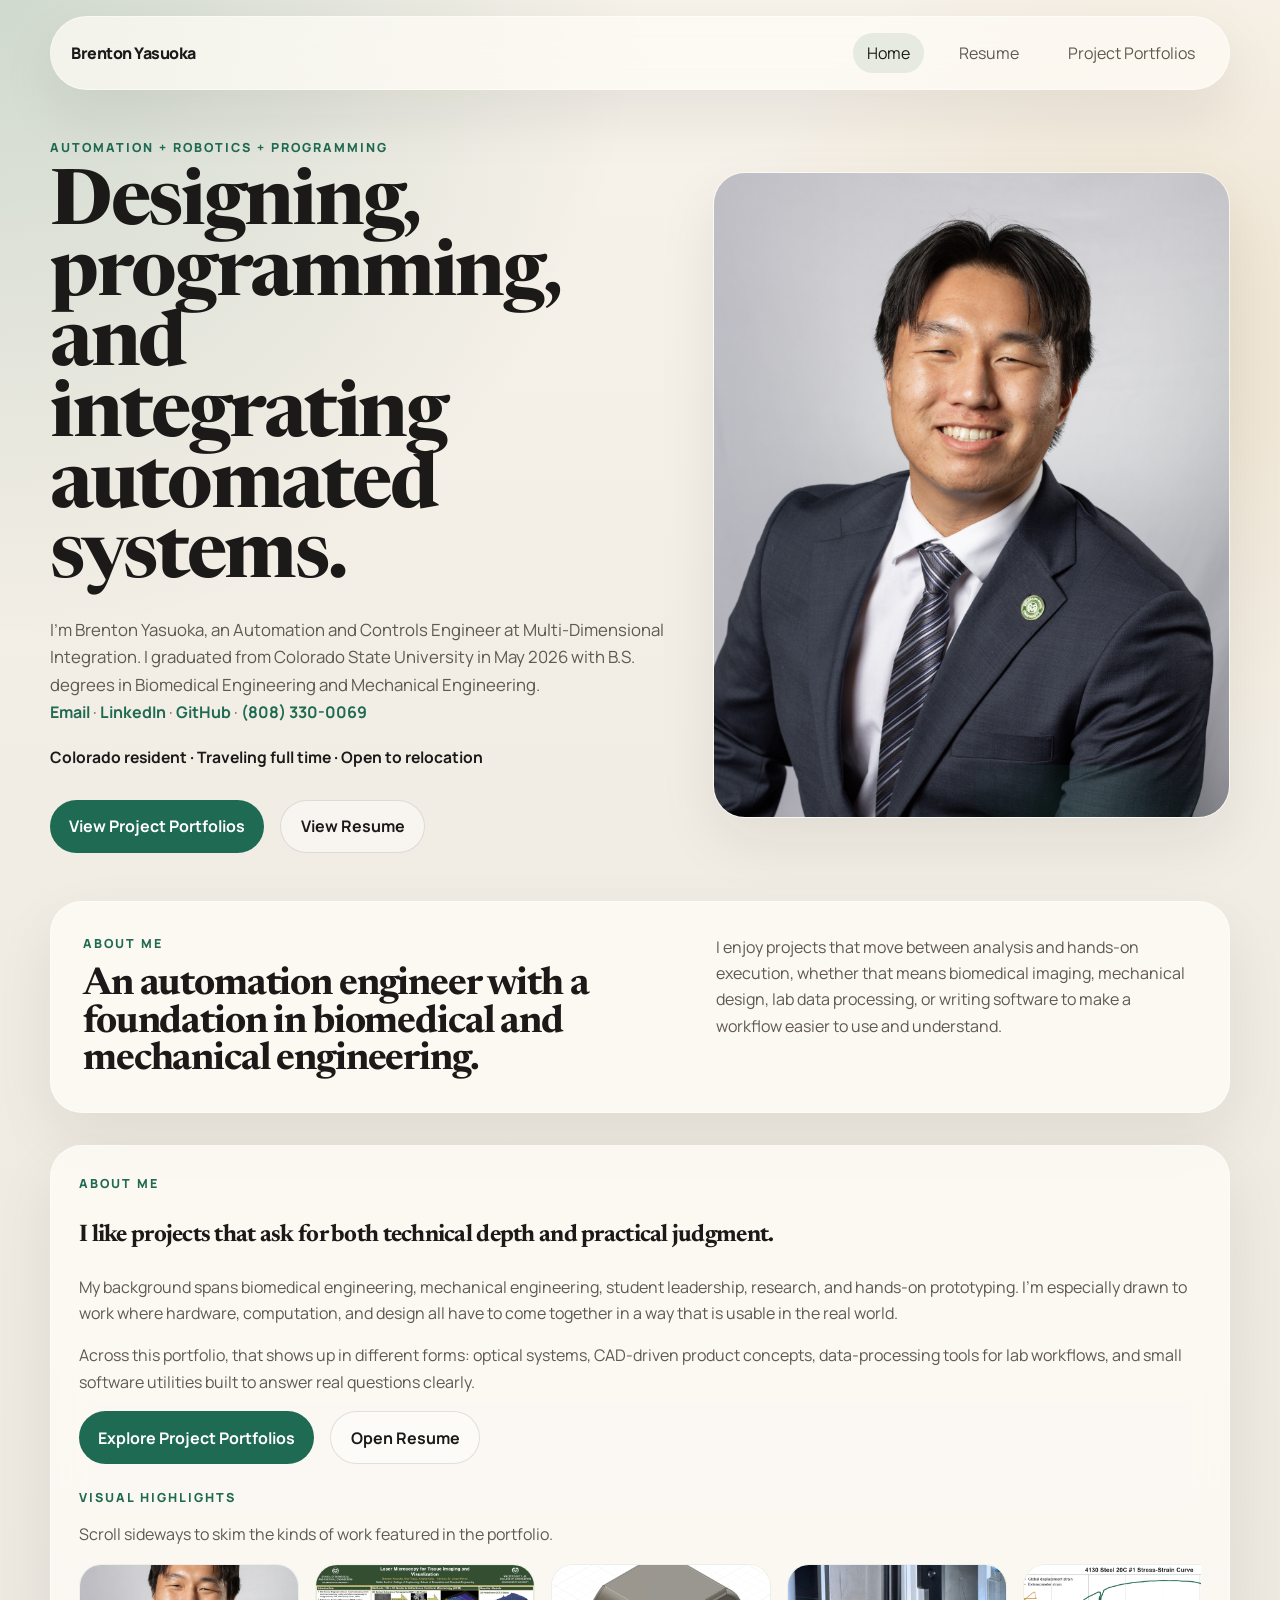
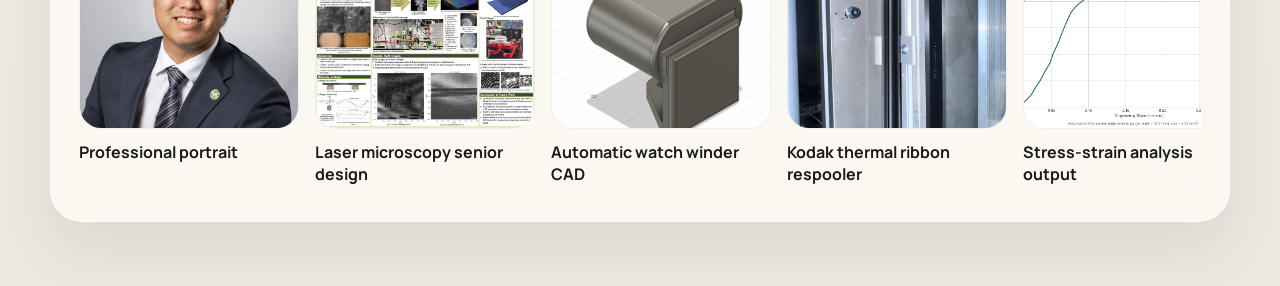
<file: index.html>
<!DOCTYPE html>
<html lang="en">
  <head>
    <meta charset="UTF-8" />
    <meta name="viewport" content="width=device-width, initial-scale=1.0" />
    <title>Brenton Yasuoka | Portfolio</title>
    <meta
      name="description"
      content="Brenton Yasuoka, Automation and Controls Engineer. Projects in automation, robotics, programming, and mechanical design."
    />
    <link rel="preconnect" href="https://fonts.googleapis.com" />
    <link rel="preconnect" href="https://fonts.gstatic.com" crossorigin />
    <link
      href="https://fonts.googleapis.com/css2?family=Manrope:wght@400;500;700;800&family=Newsreader:opsz,wght@6..72,400;6..72,600&display=swap"
      rel="stylesheet"
    />
    <link rel="stylesheet" href="styles.css" />
  </head>
  <body>
    <div class="site-shell">
      <header class="site-header">
        <a class="brand" href="index.html">Brenton Yasuoka</a>
        <button
          class="menu-toggle"
          type="button"
          aria-expanded="false"
          aria-controls="site-nav"
        >
          Menu
        </button>
        <nav id="site-nav" class="site-nav">
          <a class="is-active" href="index.html">Home</a>
          <a href="resume.html">Resume</a>
          <a href="projects.html">Project Portfolios</a>
        </nav>
      </header>

      <main>
        <section class="hero">
          <div class="hero-copy">
            <p class="eyebrow">Automation + Robotics + Programming</p>
            <h1>Designing, programming, and integrating automated systems.</h1>
            <p class="hero-text">
              I’m Brenton Yasuoka, an Automation and Controls Engineer at Multi-Dimensional Integration. I graduated from Colorado State University in May 2026
              with B.S. degrees in Biomedical Engineering and Mechanical Engineering.
            </p>
            <p><a class="inline-link" href="mailto:brenton.yasuoka@gmail.com">Email</a> · <a class="inline-link" href="https://www.linkedin.com/in/byasuoka/">LinkedIn</a> · <a class="inline-link" href="https://github.com/BYasuoka">GitHub</a> · <a class="inline-link" href="tel:+18083300069">(808) 330-0069</a></p><p class="hero-location">Colorado resident · Traveling full time · Open to relocation</p>
            <div class="hero-actions">
              <a class="button button-primary" href="projects.html">View Project Portfolios</a>
              <a class="button button-secondary" href="resume.html">View Resume</a>
            </div>
          </div>

          <div class="hero-visual">
            <div class="portrait-frame">
              <img
                src="assets/images/bmes_headshot.jpeg"
                alt="Professional headshot of Brenton Yasuoka"
              />
            </div>
          </div>
        </section>

        <section class="featured-band">
          <div>
            <p class="section-kicker">About Me</p>
            <h2>An automation engineer with a foundation in biomedical and mechanical engineering.</h2>
          </div>
          <p>
            I enjoy projects that move between analysis and hands-on execution, whether that means
            biomedical imaging, mechanical design, lab data processing, or writing software to make a
            workflow easier to use and understand.
          </p>
        </section>

        <section class="about-home panel">
          <div class="about-copy">
            <p class="section-kicker">About Me</p>
            <h2>I like projects that ask for both technical depth and practical judgment.</h2>
            <p>
              My background spans biomedical engineering, mechanical engineering, student leadership,
              research, and hands-on prototyping. I’m especially drawn to work where hardware,
              computation, and design all have to come together in a way that is usable in the real
              world.
            </p>
            <p>
              Across this portfolio, that shows up in different forms: optical systems, CAD-driven
              product concepts, data-processing tools for lab workflows, and small software utilities
              built to answer real questions clearly.
            </p>
            <div class="hero-actions">
              <a class="button button-primary" href="projects.html">Explore Project Portfolios</a>
              <a class="button button-secondary" href="resume.html">Open Resume</a>
            </div>
          </div>

          <div class="image-wheel-panel">
            <p class="section-kicker">Visual Highlights</p>
            <p class="image-wheel-copy">Scroll sideways to skim the kinds of work featured in the portfolio.</p>
            <div class="image-wheel" aria-label="Scrollable gallery of portfolio images">
              <figure class="wheel-card">
                <img
                  src="assets/images/bmes_headshot.jpeg"
                  alt="Professional headshot of Brenton Yasuoka"
                />
                <figcaption>Professional portrait</figcaption>
              </figure>
              <figure class="wheel-card">
                <a class="wheel-card-link" href="projects.html#laser-microscopy">
                  <img
                    src="assets/images/laser-microscopy-preview.jpg"
                    alt="Laser microscopy senior design poster thumbnail"
                  />
                  <figcaption>Laser microscopy senior design</figcaption>
                </a>
              </figure>
              <figure class="wheel-card">
                <a class="wheel-card-link" href="projects.html#watch-winder">
                  <img
                    src="project-files/watch-winder/watchWinderImage1.png"
                    alt="Automatic watch winder CAD render"
                  />
                  <figcaption>Automatic watch winder CAD</figcaption>
                </a>
              </figure>
              <figure class="wheel-card">
                <a class="wheel-card-link" href="projects.html#kodak-respooler">
                  <img
                    src="assets/images/kodak-respooler-hero.JPG"
                    alt="Kodak thermal ribbon respooler machine"
                  />
                  <figcaption>Kodak thermal ribbon respooler</figcaption>
                </a>
              </figure>
              <figure class="wheel-card">
                <a class="wheel-card-link" href="projects.html#labview-stress-strain">
                  <img
                    src="assets/images/4130-steel-20c-1-stress-strain.png"
                    alt="Generated 4130 steel stress strain graph"
                  />
                  <figcaption>Stress-strain analysis output</figcaption>
                </a>
              </figure>
              <figure class="wheel-card">
                <a class="wheel-card-link" href="projects.html#budget-scripts">
                  <img
                    src="project-files/budget-scripts/BudgetScriptThumbnail.png"
                    alt="Budget scripts project thumbnail"
                  />
                  <figcaption>Budgeting and tax tools</figcaption>
                </a>
              </figure>
              <figure class="wheel-card">
                <a class="wheel-card-link" href="projects.html#hulk-smash-can-crusher">
                  <img
                    src="assets/images/hulk-smash-preview.png"
                    alt="Hulk Smash can crusher project preview"
                  />
                  <figcaption>Hulk Smash can crusher</figcaption>
                </a>
              </figure>
              <figure class="wheel-card">
                <a class="wheel-card-link" href="projects.html#rc-boat">
                  <img
                    src="assets/images/rc-boat-preview.png"
                    alt="RC battle boat project preview"
                  />
                  <figcaption>RC battle boat</figcaption>
                </a>
              </figure>
            </div>
          </div>
        </section>
      </main>
    </div>

    <script src="script.js"></script>
  </body>
</html>
</file>
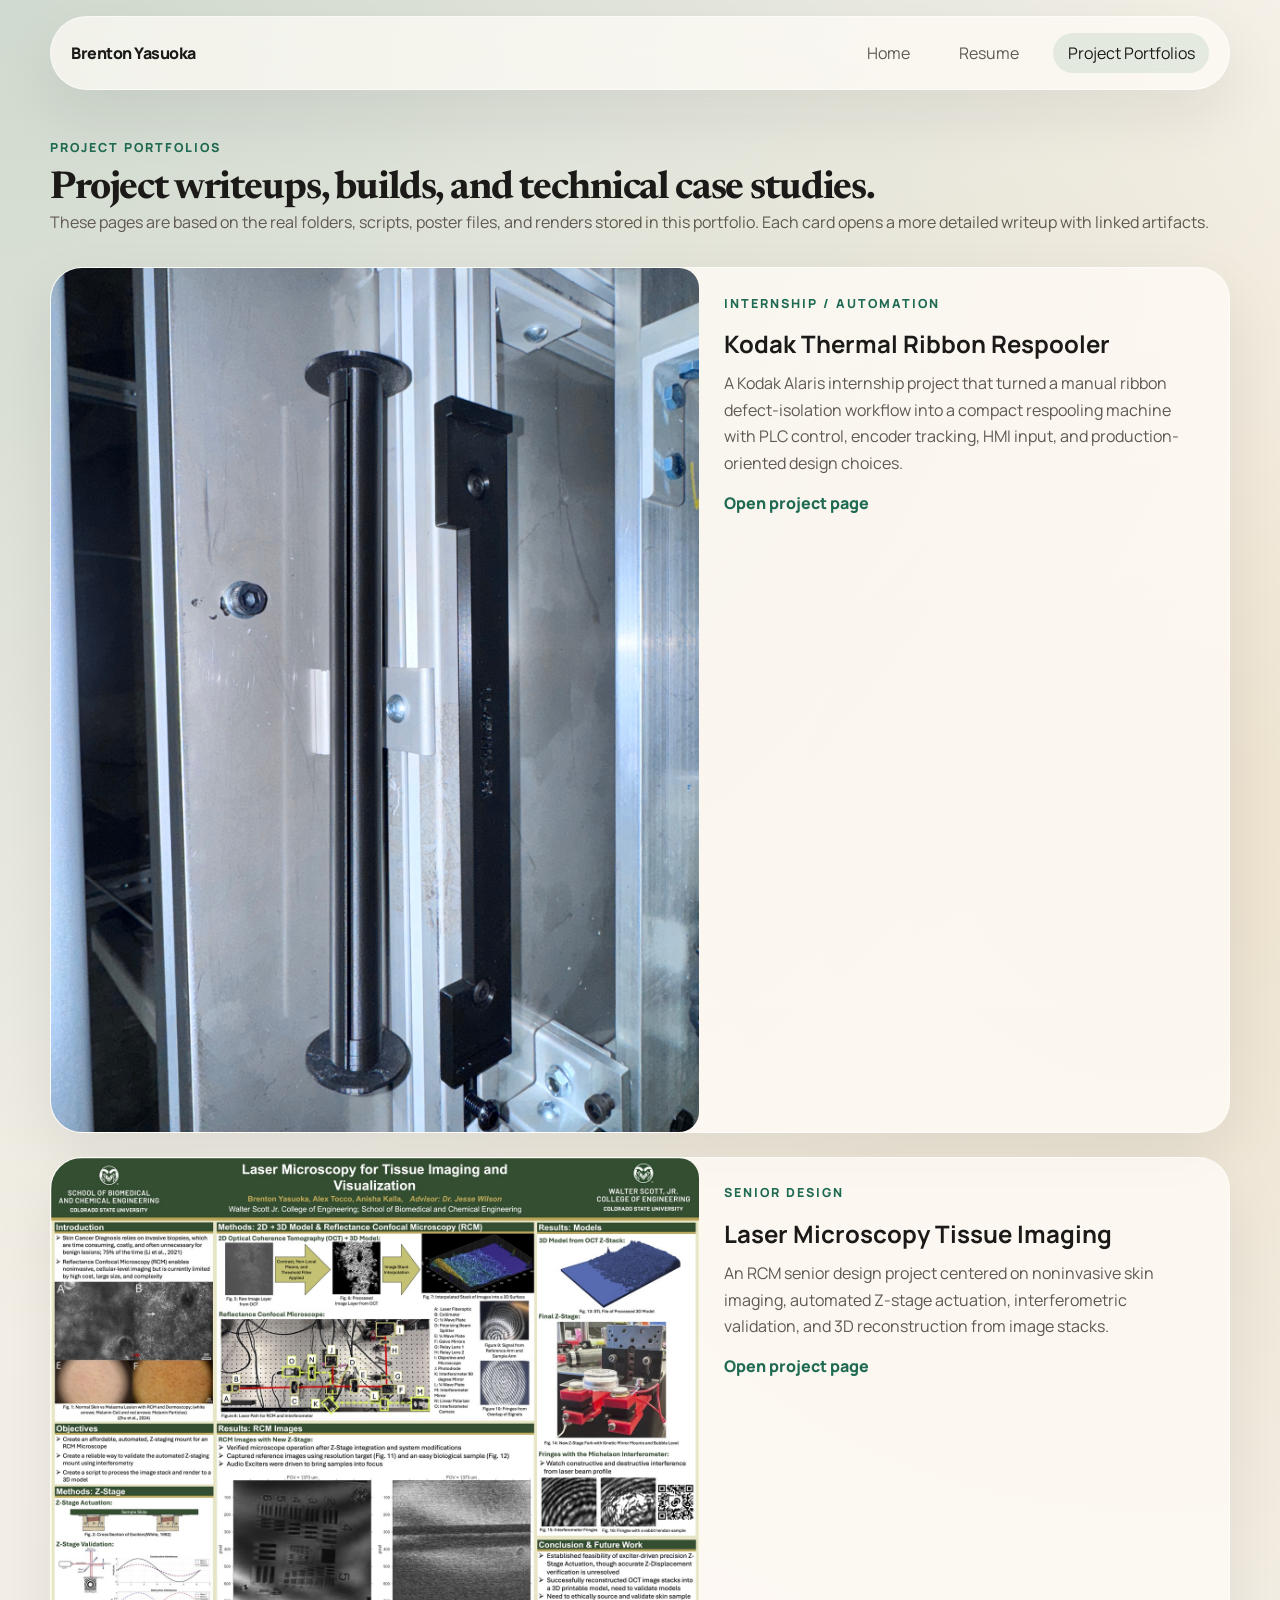
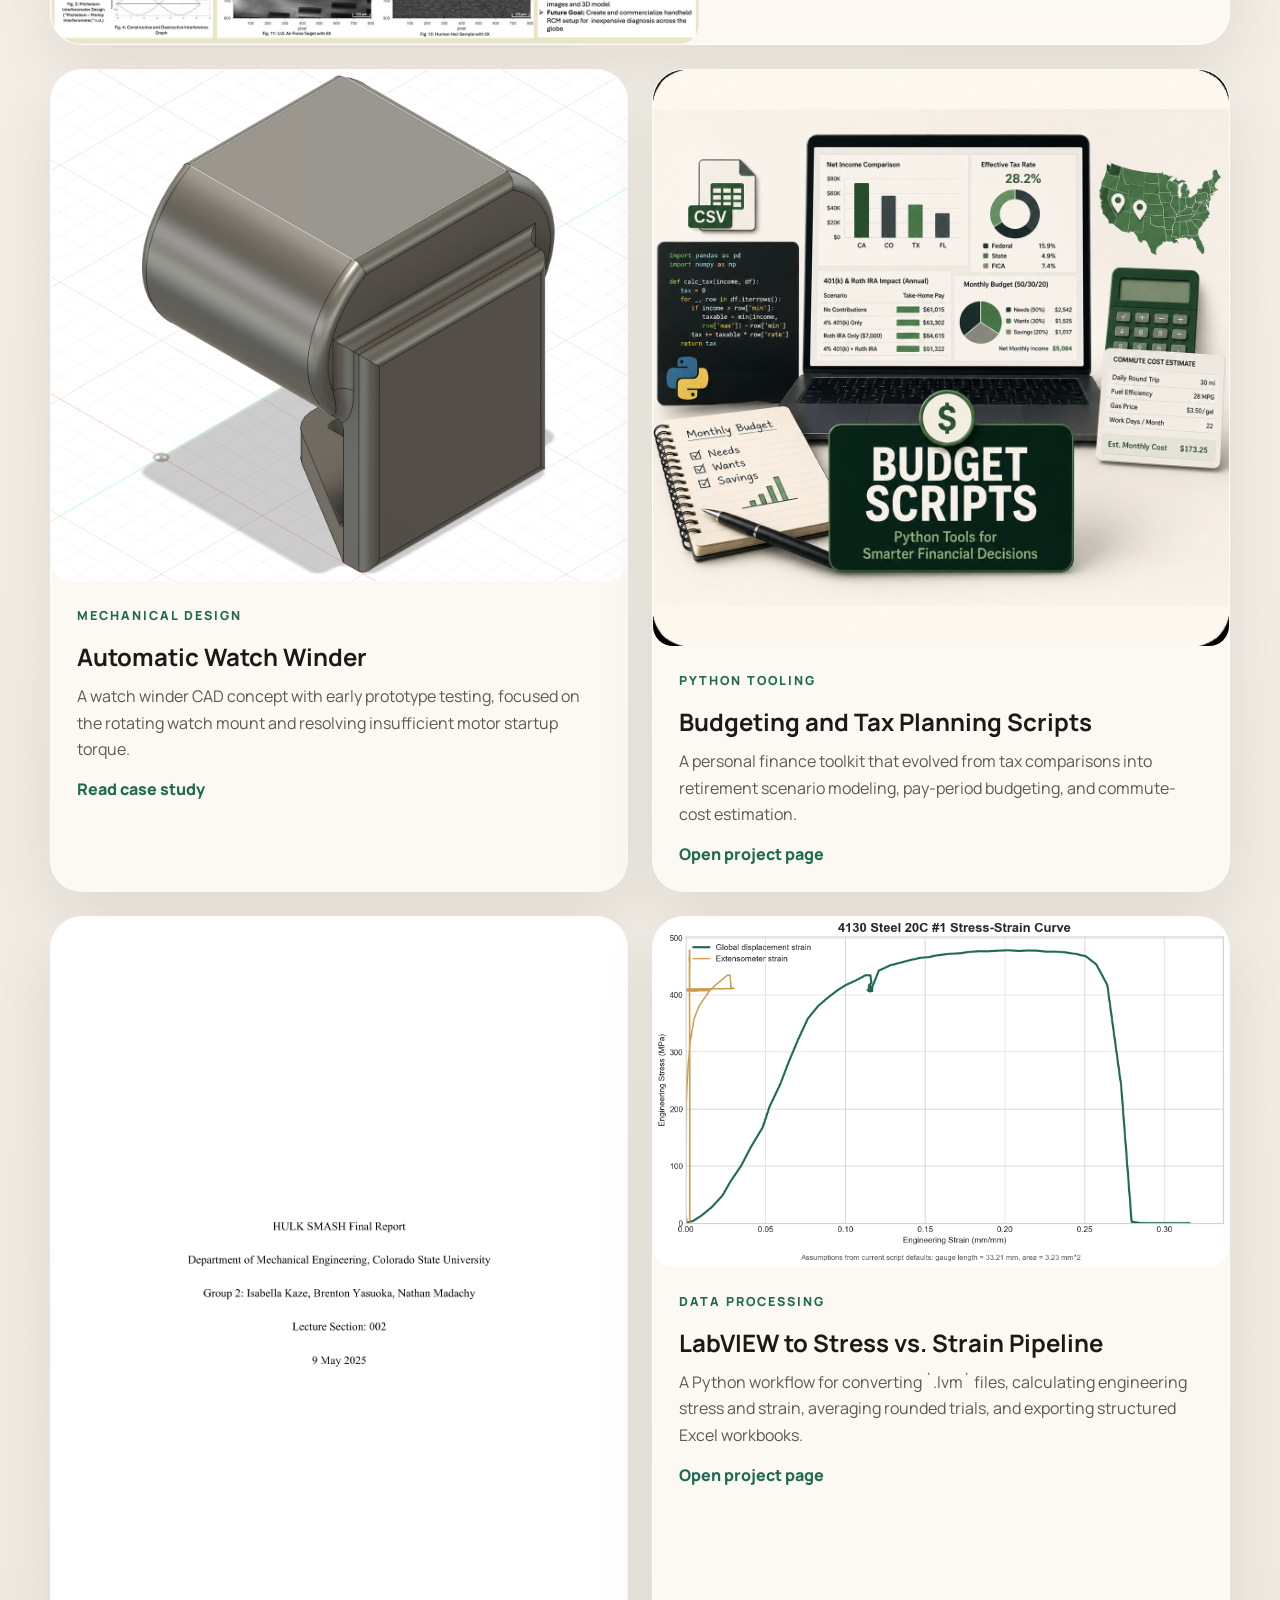
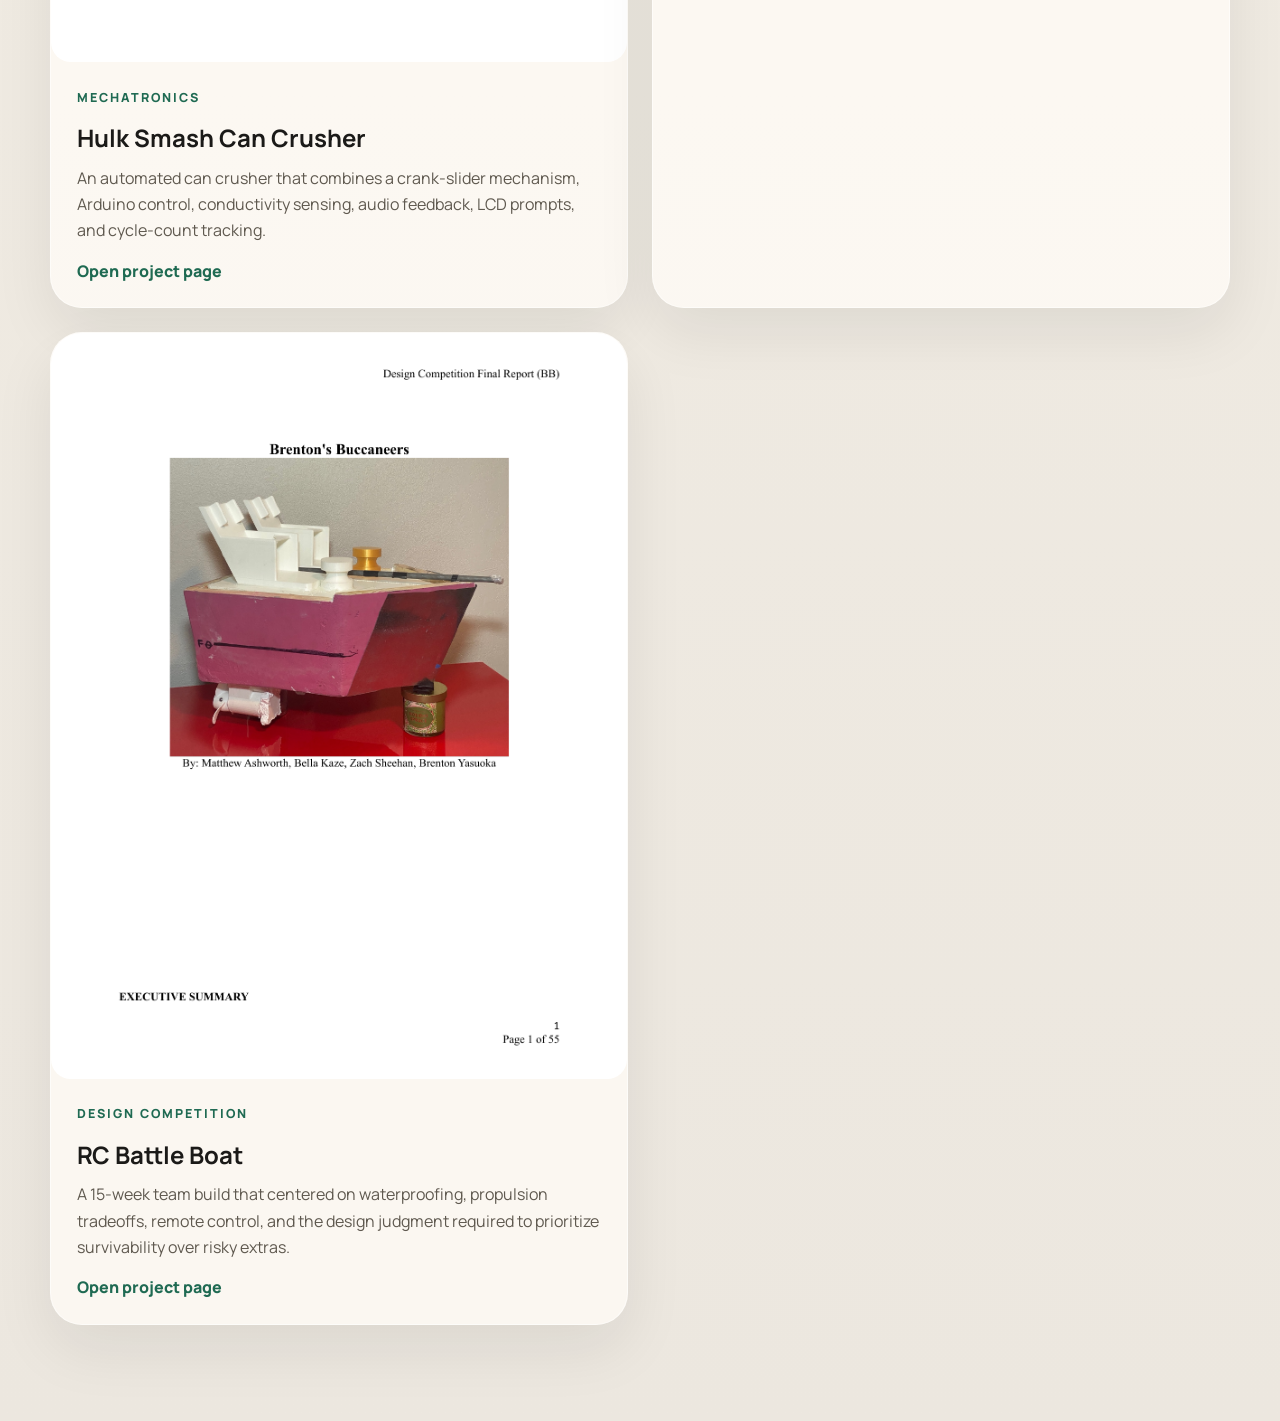
<file: projects.html>
<!DOCTYPE html>
<html lang="en">
  <head>
    <meta charset="UTF-8" />
    <meta name="viewport" content="width=device-width, initial-scale=1.0" />
    <title>Project Portfolios | Brenton Yasuoka</title>
    <meta
      name="description"
      content="Project portfolio page for Brenton Yasuoka featuring engineering, design, and research work."
    />
    <link rel="preconnect" href="https://fonts.googleapis.com" />
    <link rel="preconnect" href="https://fonts.gstatic.com" crossorigin />
    <link
      href="https://fonts.googleapis.com/css2?family=Manrope:wght@400;500;700;800&family=Newsreader:opsz,wght@6..72,400;6..72,600&display=swap"
      rel="stylesheet"
    />
    <link rel="stylesheet" href="styles.css" />
  </head>
  <body>
    <div class="site-shell">
      <header class="site-header">
        <a class="brand" href="index.html">Brenton Yasuoka</a>
        <button
          class="menu-toggle"
          type="button"
          aria-expanded="false"
          aria-controls="site-nav"
        >
          Menu
        </button>
        <nav id="site-nav" class="site-nav">
          <a href="index.html">Home</a>
          <a href="resume.html">Resume</a>
          <a class="is-active" href="projects.html">Project Portfolios</a>
        </nav>
      </header>

      <main class="content-page">
        <section class="page-intro">
          <p class="eyebrow">Project Portfolios</p>
          <h1>Project writeups, builds, and technical case studies.</h1>
          <p>
            These pages are based on the real folders, scripts, poster files, and renders stored in
            this portfolio. Each card opens a more detailed writeup with linked artifacts.
          </p>
        </section>

        <section class="project-grid">
          <article id="kodak-respooler" class="project-card project-card-large">
            <div class="project-media">
              <img
                src="assets/images/kodak-respooler-hero.JPG"
                alt="Kodak thermal ribbon respooler machine"
              />
            </div>
            <div class="project-body">
              <p class="project-tag">Internship / Automation</p>
              <h3>Kodak Thermal Ribbon Respooler</h3>
              <p>
                A Kodak Alaris internship project that turned a manual ribbon defect-isolation workflow
                into a compact respooling machine with PLC control, encoder tracking, HMI input, and
                production-oriented design choices.
              </p>
              <a href="projects/kodak-respooler.html" class="text-link">Open project page</a>
            </div>
          </article>

          <article id="laser-microscopy" class="project-card project-card-large">
            <div class="project-media">
              <img
                src="assets/images/laser-microscopy-preview.jpg"
                alt="Laser microscopy project poster thumbnail"
              />
            </div>
            <div class="project-body">
              <p class="project-tag">Senior Design</p>
              <h3>Laser Microscopy Tissue Imaging</h3>
              <p>
                An RCM senior design project centered on noninvasive skin imaging, automated Z-stage
                actuation, interferometric validation, and 3D reconstruction from image stacks.
              </p>
              <a href="projects/laser-microscopy.html" class="text-link">Open project page</a>
            </div>
          </article>

          <article id="watch-winder" class="project-card">
            <div class="project-media">
              <img
                src="project-files/watch-winder/watchWinderImage1.png"
                alt="Automatic watch winder CAD render"
              />
            </div>
            <div class="project-body">
              <p class="project-tag">Mechanical Design</p>
              <h3>Automatic Watch Winder</h3>
              <p>
                A watch winder CAD concept with early prototype testing, focused on
                the rotating watch mount and resolving insufficient motor startup torque.
              </p>
              <a href="projects/watch-winder.html" class="text-link">Read case study</a>
            </div>
          </article>

          <article id="budget-scripts" class="project-card">
            <div class="project-media">
              <img
                src="project-files/budget-scripts/BudgetScriptThumbnail.png"
                alt="Budgeting and tax planning scripts project thumbnail"
              />
            </div>
            <div class="project-body">
              <p class="project-tag">Python Tooling</p>
              <h3>Budgeting and Tax Planning Scripts</h3>
              <p>
                A personal finance toolkit that evolved from tax comparisons into retirement scenario
                modeling, pay-period budgeting, and commute-cost estimation.
              </p>
              <a href="projects/budget-scripts.html" class="text-link">Open project page</a>
            </div>
          </article>

          <article id="hulk-smash-can-crusher" class="project-card">
            <div class="project-media">
              <img
                src="assets/images/hulk-smash-preview.png"
                alt="Hulk Smash can crusher report preview"
              />
            </div>
            <div class="project-body">
              <p class="project-tag">Mechatronics</p>
              <h3>Hulk Smash Can Crusher</h3>
              <p>
                An automated can crusher that combines a crank-slider mechanism, Arduino control,
                conductivity sensing, audio feedback, LCD prompts, and cycle-count tracking.
              </p>
              <a href="projects/hulk-smash-can-crusher.html" class="text-link">Open project page</a>
            </div>
          </article>

          <article id="labview-stress-strain" class="project-card">
            <div class="project-media">
              <img
                src="assets/images/4130-steel-20c-1-stress-strain.png"
                alt="Generated 4130 steel stress strain graph"
              />
            </div>
            <div class="project-body">
              <p class="project-tag">Data Processing</p>
              <h3>LabVIEW to Stress vs. Strain Pipeline</h3>
              <p>
                A Python workflow for converting `.lvm` files, calculating engineering stress and
                strain, averaging rounded trials, and exporting structured Excel workbooks.
              </p>
              <a href="projects/labview-stress-strain.html" class="text-link">Open project page</a>
            </div>
          </article>

          <article id="rc-boat" class="project-card">
            <div class="project-media">
              <img
                src="assets/images/rc-boat-preview.png"
                alt="RC battle boat report preview"
              />
            </div>
            <div class="project-body">
              <p class="project-tag">Design Competition</p>
              <h3>RC Battle Boat</h3>
              <p>
                A 15-week team build that centered on waterproofing, propulsion tradeoffs, remote
                control, and the design judgment required to prioritize survivability over risky extras.
              </p>
              <a href="projects/rc-boat.html" class="text-link">Open project page</a>
            </div>
          </article>
        </section>
      </main>
    </div>

    <script src="script.js"></script>
  </body>
</html>
</file>
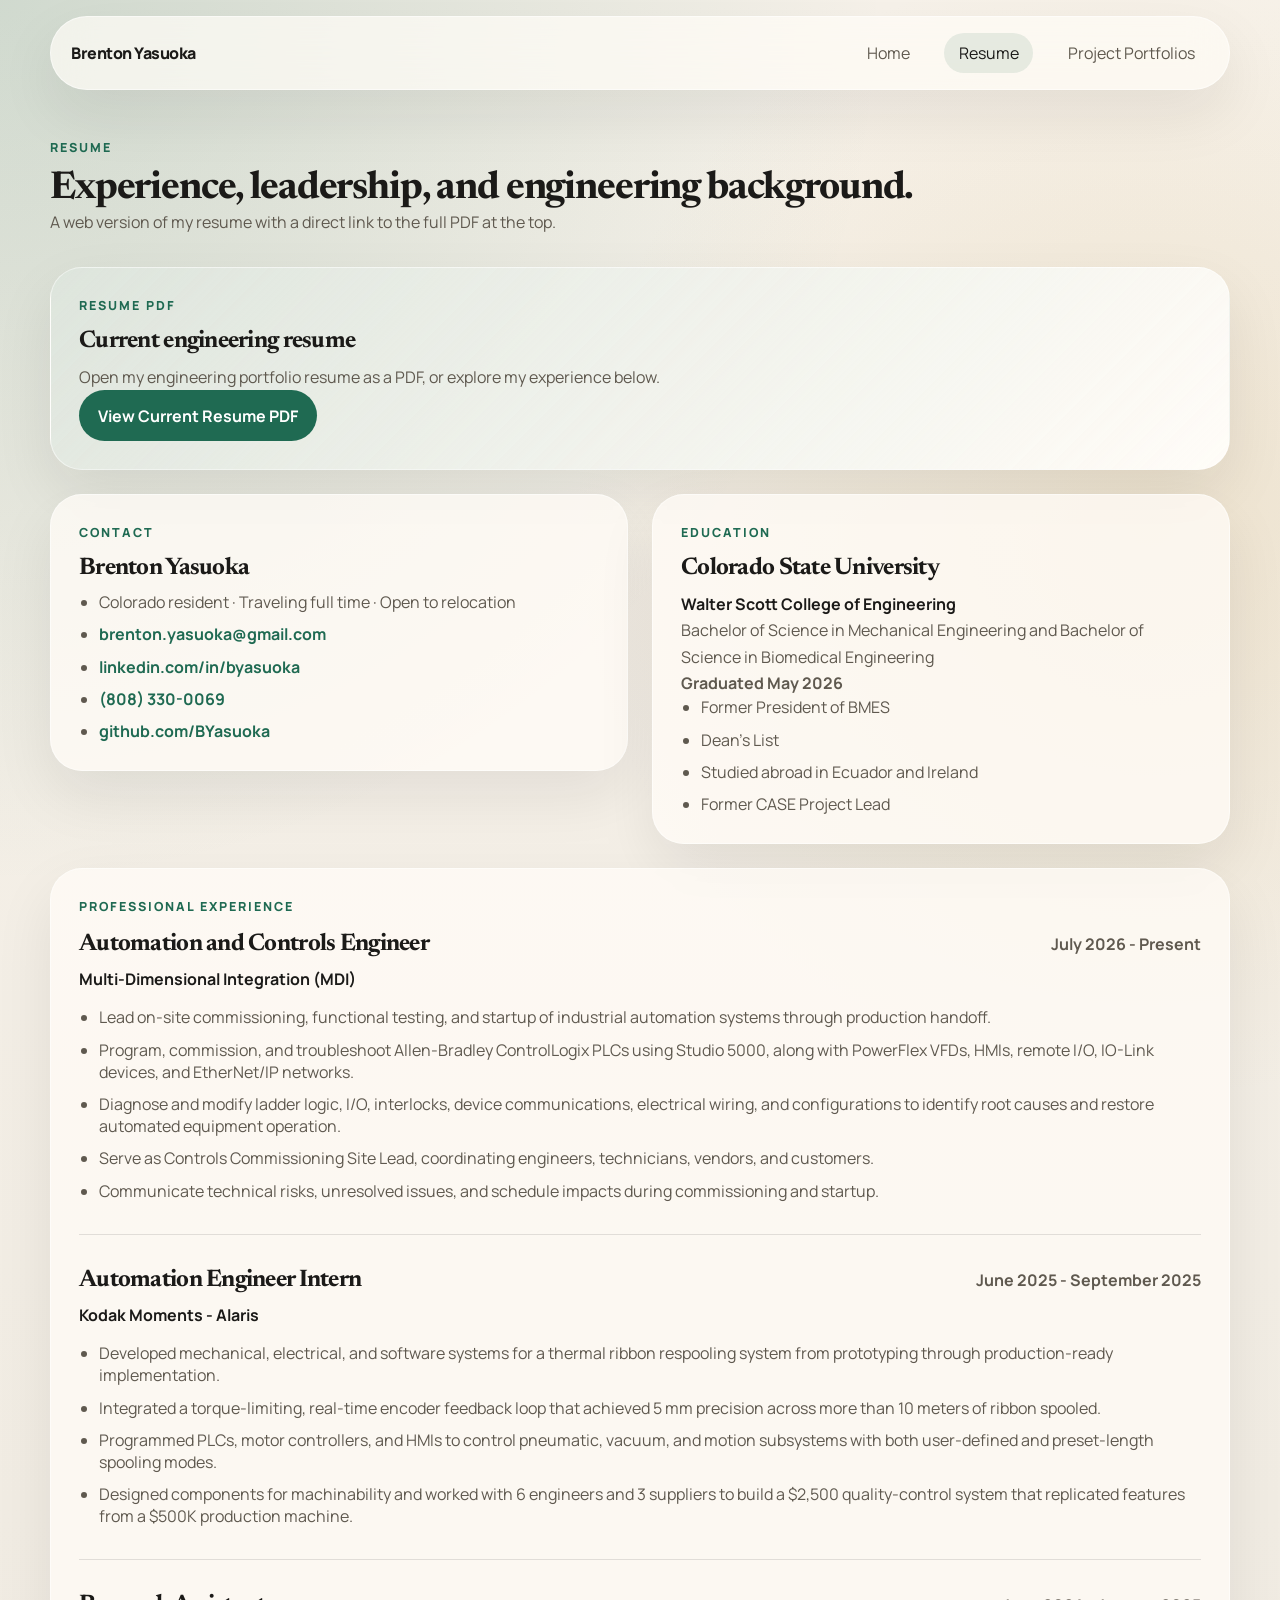
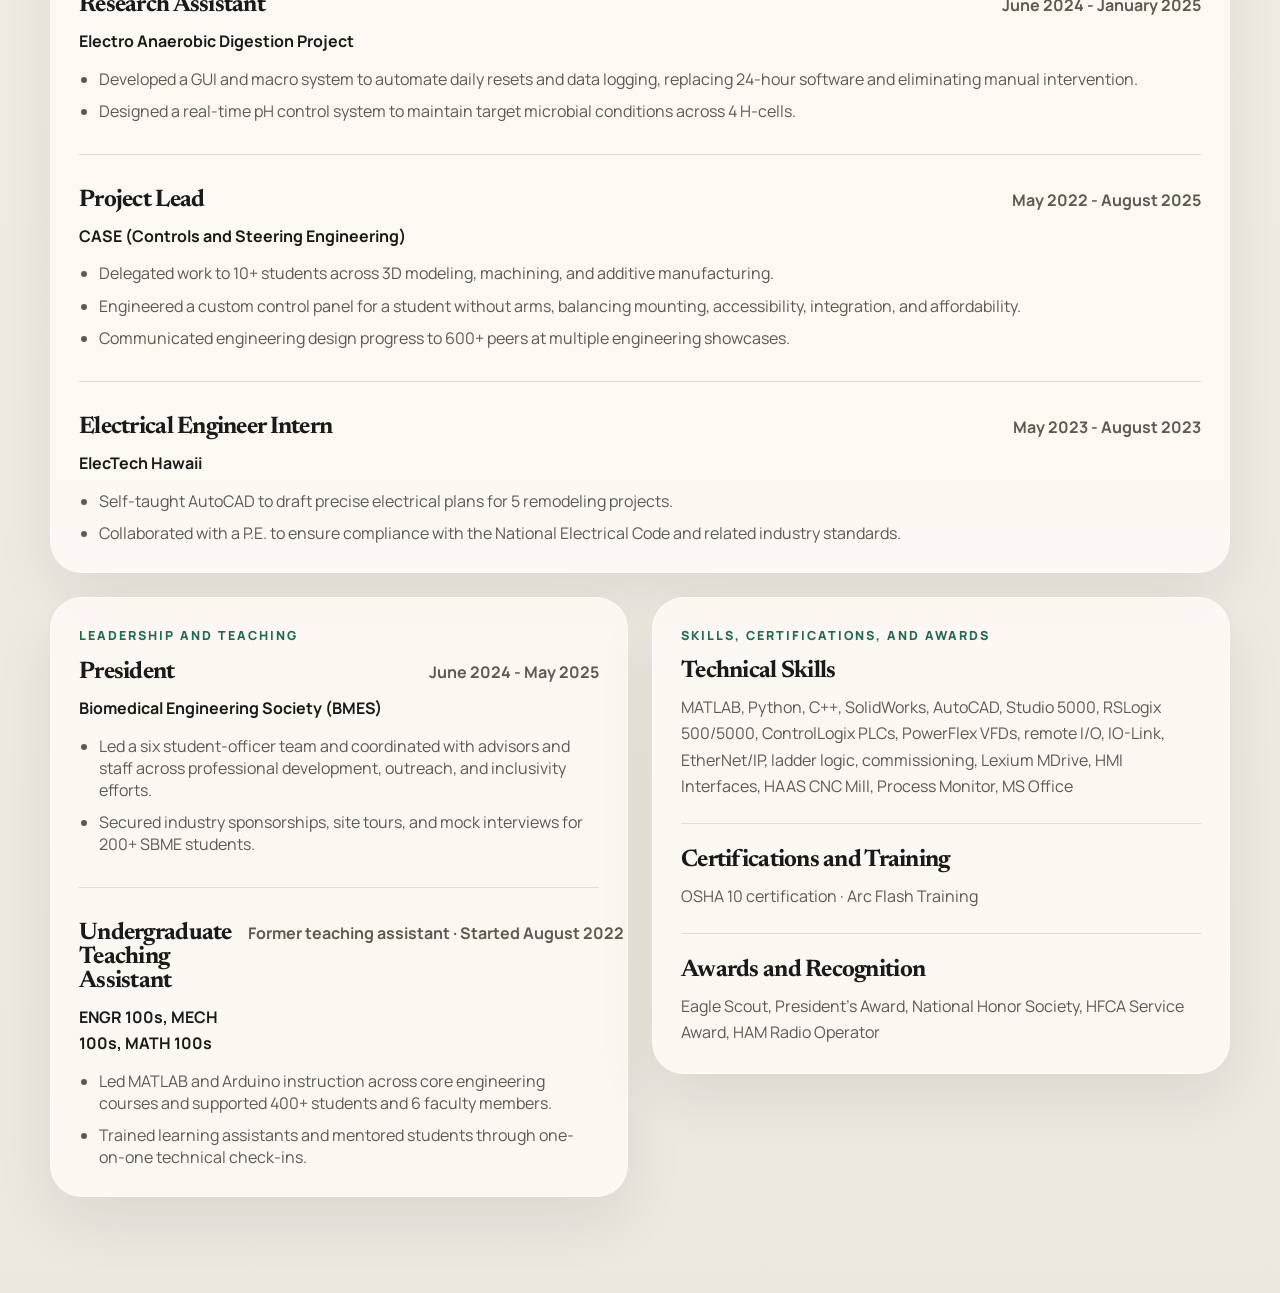
<file: resume.html>
<!DOCTYPE html>
<html lang="en">
  <head>
    <meta charset="UTF-8" />
    <meta name="viewport" content="width=device-width, initial-scale=1.0" />
    <title>Resume | Brenton Yasuoka</title>
    <link rel="preconnect" href="https://fonts.googleapis.com" />
    <link rel="preconnect" href="https://fonts.gstatic.com" crossorigin />
    <link
      href="https://fonts.googleapis.com/css2?family=Manrope:wght@400;500;700;800&family=Newsreader:opsz,wght@6..72,400;6..72,600&display=swap"
      rel="stylesheet"
    />
    <link rel="stylesheet" href="styles.css" />
  </head>
  <body>
    <div class="site-shell">
      <header class="site-header">
        <a class="brand" href="index.html">Brenton Yasuoka</a>
        <button
          class="menu-toggle"
          type="button"
          aria-expanded="false"
          aria-controls="site-nav"
        >
          Menu
        </button>
        <nav id="site-nav" class="site-nav">
          <a href="index.html">Home</a>
          <a class="is-active" href="resume.html">Resume</a>
          <a href="projects.html">Project Portfolios</a>
        </nav>
      </header>

      <main class="content-page">
        <section class="page-intro">
          <p class="eyebrow">Resume</p>
          <h1>Experience, leadership, and engineering background.</h1>
          <p>
            A web version of my resume with a direct link to the full PDF at the top.
          </p>
        </section>

        <section class="resume-top">
          <div class="panel accent-panel resume-download">
            <p class="section-kicker">Resume PDF</p>
            <h2>Current engineering resume</h2>
            <p>
              Open my engineering portfolio resume as a PDF, or explore my experience below.
            </p>
            <a
              class="button button-primary"
              href="assets/docs/Yasuoka_Resume_2026.pdf"
              target="_blank"
              rel="noreferrer"
            >
              View Current Resume PDF
            </a>
          </div>
        </section>

        <section class="resume-layout">
          <div class="panel">
            <p class="section-kicker">Contact</p>
            <h2>Brenton Yasuoka</h2>
            <ul class="clean-list resume-list">
              <li>Colorado resident · Traveling full time · Open to relocation</li>
              <li>
                <a class="inline-link" href="mailto:brenton.yasuoka@gmail.com">brenton.yasuoka@gmail.com</a>
              </li>
              <li>
                <a
                  class="inline-link"
                  href="https://www.linkedin.com/in/byasuoka/"
                  target="_blank"
                  rel="noreferrer"
                >
                  linkedin.com/in/byasuoka
                </a>
              </li>
              <li><a class="inline-link" href="tel:+18083300069">(808) 330-0069</a></li><li><a class="inline-link" href="https://github.com/BYasuoka">github.com/BYasuoka</a></li>
            </ul>
          </div>

          <div class="panel">
            <p class="section-kicker">Education</p>
            <h2>Colorado State University</h2>
            <p class="resume-subhead">Walter Scott College of Engineering</p>
            <p>
              Bachelor of Science in Mechanical Engineering and Bachelor of Science in Biomedical
              Engineering
            </p>
            <p class="resume-date">Graduated May 2026</p>
            <ul class="clean-list resume-list">
              <li>Former President of BMES</li>
              <li>Dean’s List</li>
              <li>Studied abroad in Ecuador and Ireland</li>
              <li>Former CASE Project Lead</li>
            </ul>
          </div>
        </section>

        <section class="resume-section">
          <div class="panel full-width-panel">
            <p class="section-kicker">Professional Experience</p>
            <div class="resume-entry">
              <div class="resume-entry-header">
                <div>
                  <h2>Automation and Controls Engineer</h2>
                  <p class="resume-subhead">Multi-Dimensional Integration (MDI)</p>
                </div>
                <p class="resume-date">July 2026 - Present</p>
              </div>
              <ul class="clean-list resume-list">
                <li>Lead on-site commissioning, functional testing, and startup of industrial automation systems through production handoff.</li>
                <li>Program, commission, and troubleshoot Allen-Bradley ControlLogix PLCs using Studio 5000, along with PowerFlex VFDs, HMIs, remote I/O, IO-Link devices, and EtherNet/IP networks.</li>
                <li>Diagnose and modify ladder logic, I/O, interlocks, device communications, electrical wiring, and configurations to identify root causes and restore automated equipment operation.</li>
                <li>Serve as Controls Commissioning Site Lead, coordinating engineers, technicians, vendors, and customers.</li>
                <li>Communicate technical risks, unresolved issues, and schedule impacts during commissioning and startup.</li>
              </ul>
            </div>

            <div class="resume-entry">
              <div class="resume-entry-header">
                <div>
                  <h2>Automation Engineer Intern</h2>
                  <p class="resume-subhead">Kodak Moments - Alaris</p>
                </div>
                <p class="resume-date">June 2025 - September 2025</p>
              </div>
              <ul class="clean-list resume-list">
                <li>Developed mechanical, electrical, and software systems for a thermal ribbon respooling system from prototyping through production-ready implementation.</li>
                <li>Integrated a torque-limiting, real-time encoder feedback loop that achieved 5 mm precision across more than 10 meters of ribbon spooled.</li>
                <li>Programmed PLCs, motor controllers, and HMIs to control pneumatic, vacuum, and motion subsystems with both user-defined and preset-length spooling modes.</li>
                <li>Designed components for machinability and worked with 6 engineers and 3 suppliers to build a $2,500 quality-control system that replicated features from a $500K production machine.</li>
              </ul>
            </div>

            <div class="resume-entry">
              <div class="resume-entry-header">
                <div>
                  <h2>Research Assistant</h2>
                  <p class="resume-subhead">Electro Anaerobic Digestion Project</p>
                </div>
                <p class="resume-date">June 2024 - January 2025</p>
              </div>
              <ul class="clean-list resume-list">
                <li>Developed a GUI and macro system to automate daily resets and data logging, replacing 24-hour software and eliminating manual intervention.</li>
                <li>Designed a real-time pH control system to maintain target microbial conditions across 4 H-cells.</li>
              </ul>
            </div>

            <div class="resume-entry">
              <div class="resume-entry-header">
                <div>
                  <h2>Project Lead</h2>
                  <p class="resume-subhead">CASE (Controls and Steering Engineering)</p>
                </div>
                <p class="resume-date">May 2022 - August 2025</p>
              </div>
              <ul class="clean-list resume-list">
                <li>Delegated work to 10+ students across 3D modeling, machining, and additive manufacturing.</li>
                <li>Engineered a custom control panel for a student without arms, balancing mounting, accessibility, integration, and affordability.</li>
                <li>Communicated engineering design progress to 600+ peers at multiple engineering showcases.</li>
              </ul>
            </div>

            <div class="resume-entry">
              <div class="resume-entry-header">
                <div>
                  <h2>Electrical Engineer Intern</h2>
                  <p class="resume-subhead">ElecTech Hawaii</p>
                </div>
                <p class="resume-date">May 2023 - August 2023</p>
              </div>
              <ul class="clean-list resume-list">
                <li>Self-taught AutoCAD to draft precise electrical plans for 5 remodeling projects.</li>
                <li>Collaborated with a P.E. to ensure compliance with the National Electrical Code and related industry standards.</li>
              </ul>
            </div>
          </div>
        </section>

        <section class="resume-layout">
          <div class="panel">
            <p class="section-kicker">Leadership and Teaching</p>

            <div class="resume-entry compact-entry">
              <div class="resume-entry-header">
                <div>
                  <h2>President</h2>
                  <p class="resume-subhead">Biomedical Engineering Society (BMES)</p>
                </div>
                <p class="resume-date">June 2024 - May 2025</p>
              </div>
              <ul class="clean-list resume-list">
                <li>Led a six student-officer team and coordinated with advisors and staff across professional development, outreach, and inclusivity efforts.</li>
                <li>Secured industry sponsorships, site tours, and mock interviews for 200+ SBME students.</li>
              </ul>
            </div>

            <div class="resume-entry compact-entry">
              <div class="resume-entry-header">
                <div>
                  <h2>Undergraduate Teaching Assistant</h2>
                  <p class="resume-subhead">ENGR 100s, MECH 100s, MATH 100s</p>
                </div>
                <p class="resume-date">Former teaching assistant · Started August 2022</p>
              </div>
              <ul class="clean-list resume-list">
                <li>Led MATLAB and Arduino instruction across core engineering courses and supported 400+ students and 6 faculty members.</li>
                <li>Trained learning assistants and mentored students through one-on-one technical check-ins.</li>
              </ul>
            </div>
          </div>

          <div class="panel">
            <p class="section-kicker">Skills, Certifications, and Awards</p>
            <div class="skills-group">
              <h2>Technical Skills</h2>
              <p>
                MATLAB, Python, C++, SolidWorks, AutoCAD, Studio 5000, RSLogix 500/5000, ControlLogix PLCs,
                PowerFlex VFDs, remote I/O, IO-Link, EtherNet/IP, ladder logic, commissioning,
                Lexium MDrive, HMI Interfaces, HAAS CNC Mill, Process Monitor, MS Office
              </p>
            </div>
            <div class="skills-group">
              <h2>Certifications and Training</h2><p>OSHA 10 certification · Arc Flash Training</p></div><div class="skills-group"><h2>Awards and Recognition</h2>
              <p>
                Eagle Scout, President’s Award, National Honor Society, HFCA Service Award, HAM
                Radio Operator
              </p>
            </div>
          </div>
        </section>
      </main>
    </div>

    <script src="script.js"></script>
  </body>
</html>
</file>
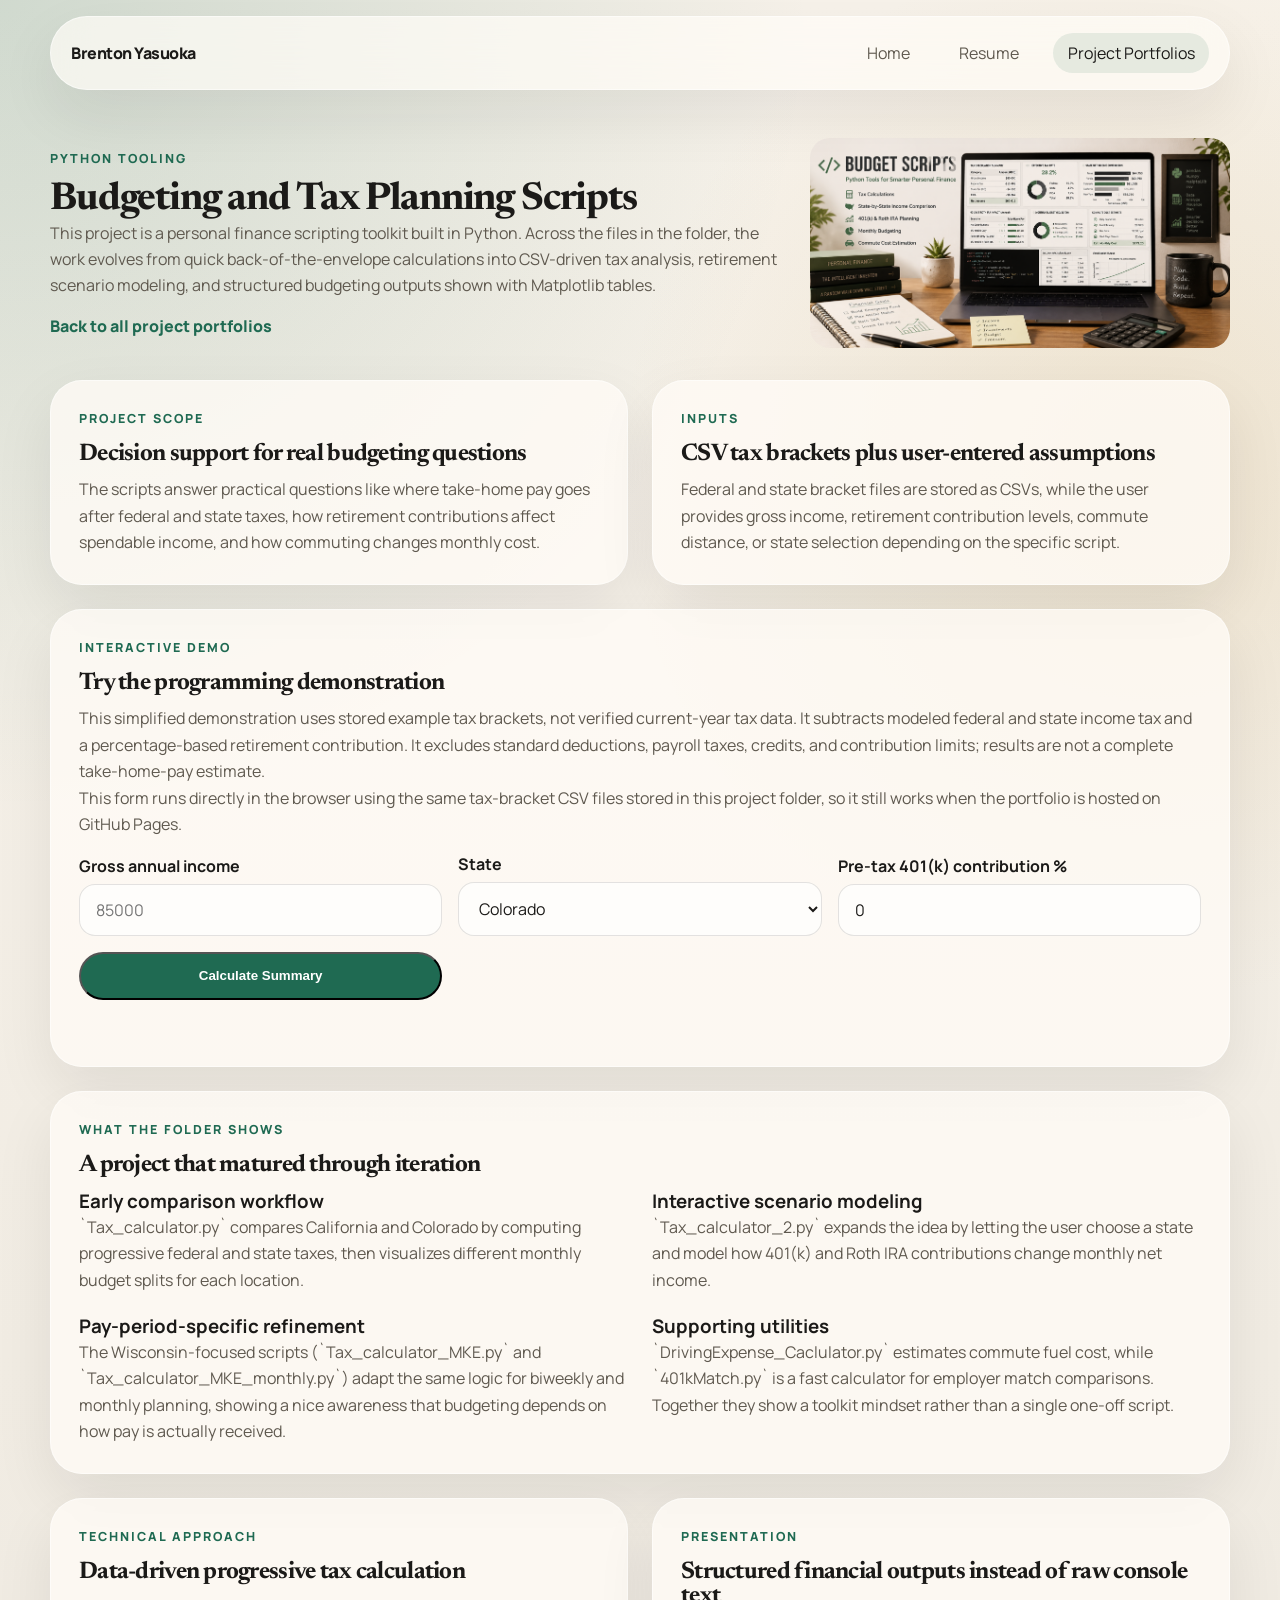
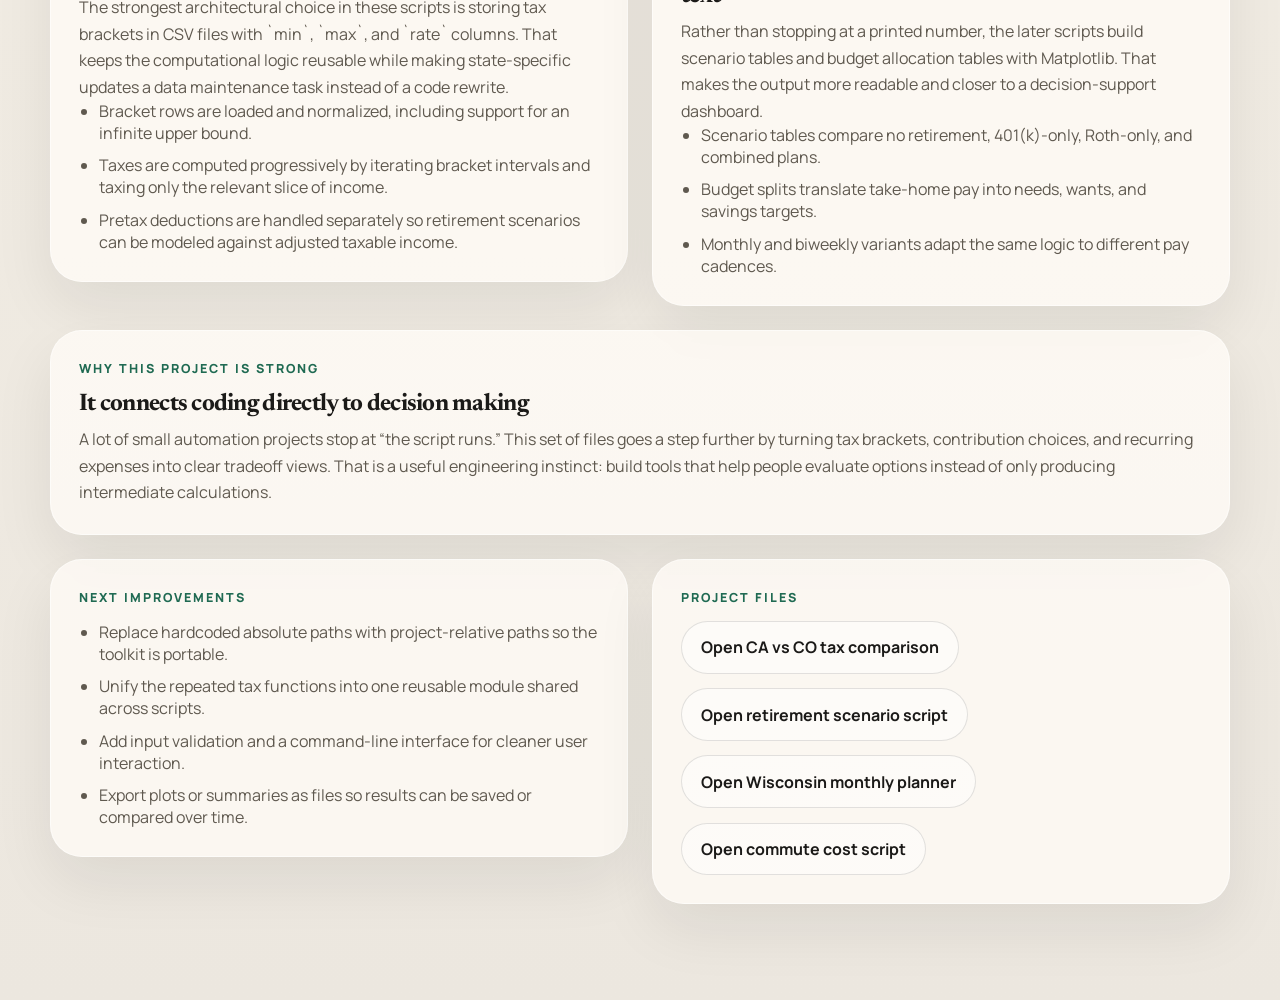
<file: projects/budget-scripts.html>
<!DOCTYPE html>
<html lang="en">
  <head>
    <meta charset="UTF-8" />
    <meta name="viewport" content="width=device-width, initial-scale=1.0" />
    <title>Budgeting and Tax Planning Scripts | Brenton Yasuoka</title>
    <link rel="preconnect" href="https://fonts.googleapis.com" />
    <link rel="preconnect" href="https://fonts.gstatic.com" crossorigin />
    <link
      href="https://fonts.googleapis.com/css2?family=Manrope:wght@400;500;700;800&family=Newsreader:opsz,wght@6..72,400;6..72,600&display=swap"
      rel="stylesheet"
    />
    <link rel="stylesheet" href="../styles.css" />
  </head>
  <body>
    <div class="site-shell">
      <header class="site-header">
        <a class="brand" href="../index.html">Brenton Yasuoka</a>
        <button
          class="menu-toggle"
          type="button"
          aria-expanded="false"
          aria-controls="site-nav"
        >
          Menu
        </button>
        <nav id="site-nav" class="site-nav">
          <a href="../index.html">Home</a>
          <a href="../resume.html">Resume</a>
          <a class="is-active" href="../projects.html">Project Portfolios</a>
        </nav>
      </header>

      <main class="content-page">
        <section class="page-intro project-hero">
          <div>
            <p class="eyebrow">Python Tooling</p>
            <h1>Budgeting and Tax Planning Scripts</h1>
            <p>
              This project is a personal finance scripting toolkit built in Python. Across the files in
              the folder, the work evolves from quick back-of-the-envelope calculations into
              CSV-driven tax analysis, retirement scenario modeling, and structured budgeting outputs
              shown with Matplotlib tables.
            </p>
            <a class="text-link" href="../projects.html">Back to all project portfolios</a>
          </div>
          <img
            class="project-hero-image"
            src="../project-files/budget-scripts/BudgetScriptPageHeader.png"
            alt="Budgeting and tax planning scripts header graphic"
          />
        </section>

        <section class="project-meta-grid">
          <div class="panel">
            <p class="section-kicker">Project Scope</p>
            <h2>Decision support for real budgeting questions</h2>
            <p>
              The scripts answer practical questions like where take-home pay goes after federal and
              state taxes, how retirement contributions affect spendable income, and how commuting
              changes monthly cost.
            </p>
          </div>
          <div class="panel">
            <p class="section-kicker">Inputs</p>
            <h2>CSV tax brackets plus user-entered assumptions</h2>
            <p>
              Federal and state bracket files are stored as CSVs, while the user provides gross income,
              retirement contribution levels, commute distance, or state selection depending on the
              specific script.
            </p>
          </div>
        </section>

        <section class="panel full-width-panel">
          <p class="section-kicker">Interactive Demo</p>
          <h2>Try the programming demonstration</h2><p>This simplified demonstration uses stored example tax brackets, not verified current-year tax data. It subtracts modeled federal and state income tax and a percentage-based retirement contribution. It excludes standard deductions, payroll taxes, credits, and contribution limits; results are not a complete take-home-pay estimate.</p>
          <p>
            This form runs directly in the browser using the same tax-bracket CSV files stored in this
            project folder, so it still works when the portfolio is hosted on GitHub Pages.
          </p>
          <form class="budget-form" data-budget-form data-tax-dir="../project-files/budget-scripts">
            <label class="field">
              <span>Gross annual income</span>
              <input type="number" name="gross_income" min="0" step="1" placeholder="85000" required />
            </label>
            <label class="field">
              <span>State</span>
              <select name="state_code" required>
                <option value="CO">Colorado</option>
                <option value="CA">California</option>
                <option value="WI">Wisconsin</option>
                <option value="PA">Pennsylvania</option>
                <option value="WA">Washington</option>
              </select>
            </label>
            <label class="field">
              <span>Pre-tax 401(k) contribution %</span>
              <input type="number" name="pretax_401k_percent" min="0" max="100" step="0.5" value="0" />
            </label>
            <button class="button button-primary" type="submit">Calculate Summary</button>
          </form>

          <p class="form-status" data-budget-status role="status" aria-live="polite"></p>

          <div class="budget-results" data-budget-results hidden>
            <div class="result-card">
              <span>State</span>
              <strong data-result="state_name"></strong>
            </div>
            <div class="result-card">
              <span>Federal tax</span>
              <strong data-result="federal_tax"></strong>
            </div>
            <div class="result-card">
              <span>State tax</span>
              <strong data-result="state_tax"></strong>
            </div>
            <div class="result-card">
              <span>Annual remainder (simplified)</span>
              <strong data-result="net_income"></strong>
            </div>
            <div class="result-card">
              <span>Monthly remainder (simplified)</span>
              <strong data-result="monthly_net_income"></strong>
            </div>
            <div class="result-card">
              <span>Pre-tax 401(k)</span>
              <strong data-result="pretax_401k"></strong>
            </div>
          </div>
        </section>

        <section class="panel full-width-panel">
          <p class="section-kicker">What The Folder Shows</p>
          <h2>A project that matured through iteration</h2>
          <div class="detail-grid">
            <div>
              <h3>Early comparison workflow</h3>
              <p>
                `Tax_calculator.py` compares California and Colorado by computing progressive federal
                and state taxes, then visualizes different monthly budget splits for each location.
              </p>
            </div>
            <div>
              <h3>Interactive scenario modeling</h3>
              <p>
                `Tax_calculator_2.py` expands the idea by letting the user choose a state and model how
                401(k) and Roth IRA contributions change monthly net income.
              </p>
            </div>
            <div>
              <h3>Pay-period-specific refinement</h3>
              <p>
                The Wisconsin-focused scripts (`Tax_calculator_MKE.py` and
                `Tax_calculator_MKE_monthly.py`) adapt the same logic for biweekly and monthly planning,
                showing a nice awareness that budgeting depends on how pay is actually received.
              </p>
            </div>
            <div>
              <h3>Supporting utilities</h3>
              <p>
                `DrivingExpense_Caclulator.py` estimates commute fuel cost, while `401kMatch.py` is a
                fast calculator for employer match comparisons. Together they show a toolkit mindset
                rather than a single one-off script.
              </p>
            </div>
          </div>
        </section>

        <section class="two-column">
          <div class="panel">
            <p class="section-kicker">Technical Approach</p>
            <h2>Data-driven progressive tax calculation</h2>
            <p>
              The strongest architectural choice in these scripts is storing tax brackets in CSV files
              with `min`, `max`, and `rate` columns. That keeps the computational logic reusable while
              making state-specific updates a data maintenance task instead of a code rewrite.
            </p>
            <ul class="clean-list resume-list">
              <li>Bracket rows are loaded and normalized, including support for an infinite upper bound.</li>
              <li>Taxes are computed progressively by iterating bracket intervals and taxing only the relevant slice of income.</li>
              <li>Pretax deductions are handled separately so retirement scenarios can be modeled against adjusted taxable income.</li>
            </ul>
          </div>
          <div class="panel">
            <p class="section-kicker">Presentation</p>
            <h2>Structured financial outputs instead of raw console text</h2>
            <p>
              Rather than stopping at a printed number, the later scripts build scenario tables and
              budget allocation tables with Matplotlib. That makes the output more readable and closer
              to a decision-support dashboard.
            </p>
            <ul class="clean-list resume-list">
              <li>Scenario tables compare no retirement, 401(k)-only, Roth-only, and combined plans.</li>
              <li>Budget splits translate take-home pay into needs, wants, and savings targets.</li>
              <li>Monthly and biweekly variants adapt the same logic to different pay cadences.</li>
            </ul>
          </div>
        </section>

        <section class="panel full-width-panel">
          <p class="section-kicker">Why This Project Is Strong</p>
          <h2>It connects coding directly to decision making</h2>
          <p>
            A lot of small automation projects stop at “the script runs.” This set of files goes a step
            further by turning tax brackets, contribution choices, and recurring expenses into clear
            tradeoff views. That is a useful engineering instinct: build tools that help people evaluate
            options instead of only producing intermediate calculations.
          </p>
        </section>

        <section class="two-column">
          <div class="panel">
            <p class="section-kicker">Next Improvements</p>
            <ul class="clean-list resume-list">
              <li>Replace hardcoded absolute paths with project-relative paths so the toolkit is portable.</li>
              <li>Unify the repeated tax functions into one reusable module shared across scripts.</li>
              <li>Add input validation and a command-line interface for cleaner user interaction.</li>
              <li>Export plots or summaries as files so results can be saved or compared over time.</li>
            </ul>
          </div>
          <div class="panel">
            <p class="section-kicker">Project Files</p>
            <div class="artifact-links stacked-links">
              <a class="button button-secondary" href="../project-files/budget-scripts/Tax_calculator.py" target="_blank" rel="noreferrer">Open CA vs CO tax comparison</a>
              <a class="button button-secondary" href="../project-files/budget-scripts/Tax_calculator_2.py" target="_blank" rel="noreferrer">Open retirement scenario script</a>
              <a class="button button-secondary" href="../project-files/budget-scripts/Tax_calculator_MKE_monthly.py" target="_blank" rel="noreferrer">Open Wisconsin monthly planner</a>
              <a class="button button-secondary" href="../project-files/budget-scripts/DrivingExpense_Caclulator.py" target="_blank" rel="noreferrer">Open commute cost script</a>
            </div>
          </div>
        </section>
      </main>
    </div>

    <script src="../script.js"></script>
  </body>
</html>
</file>
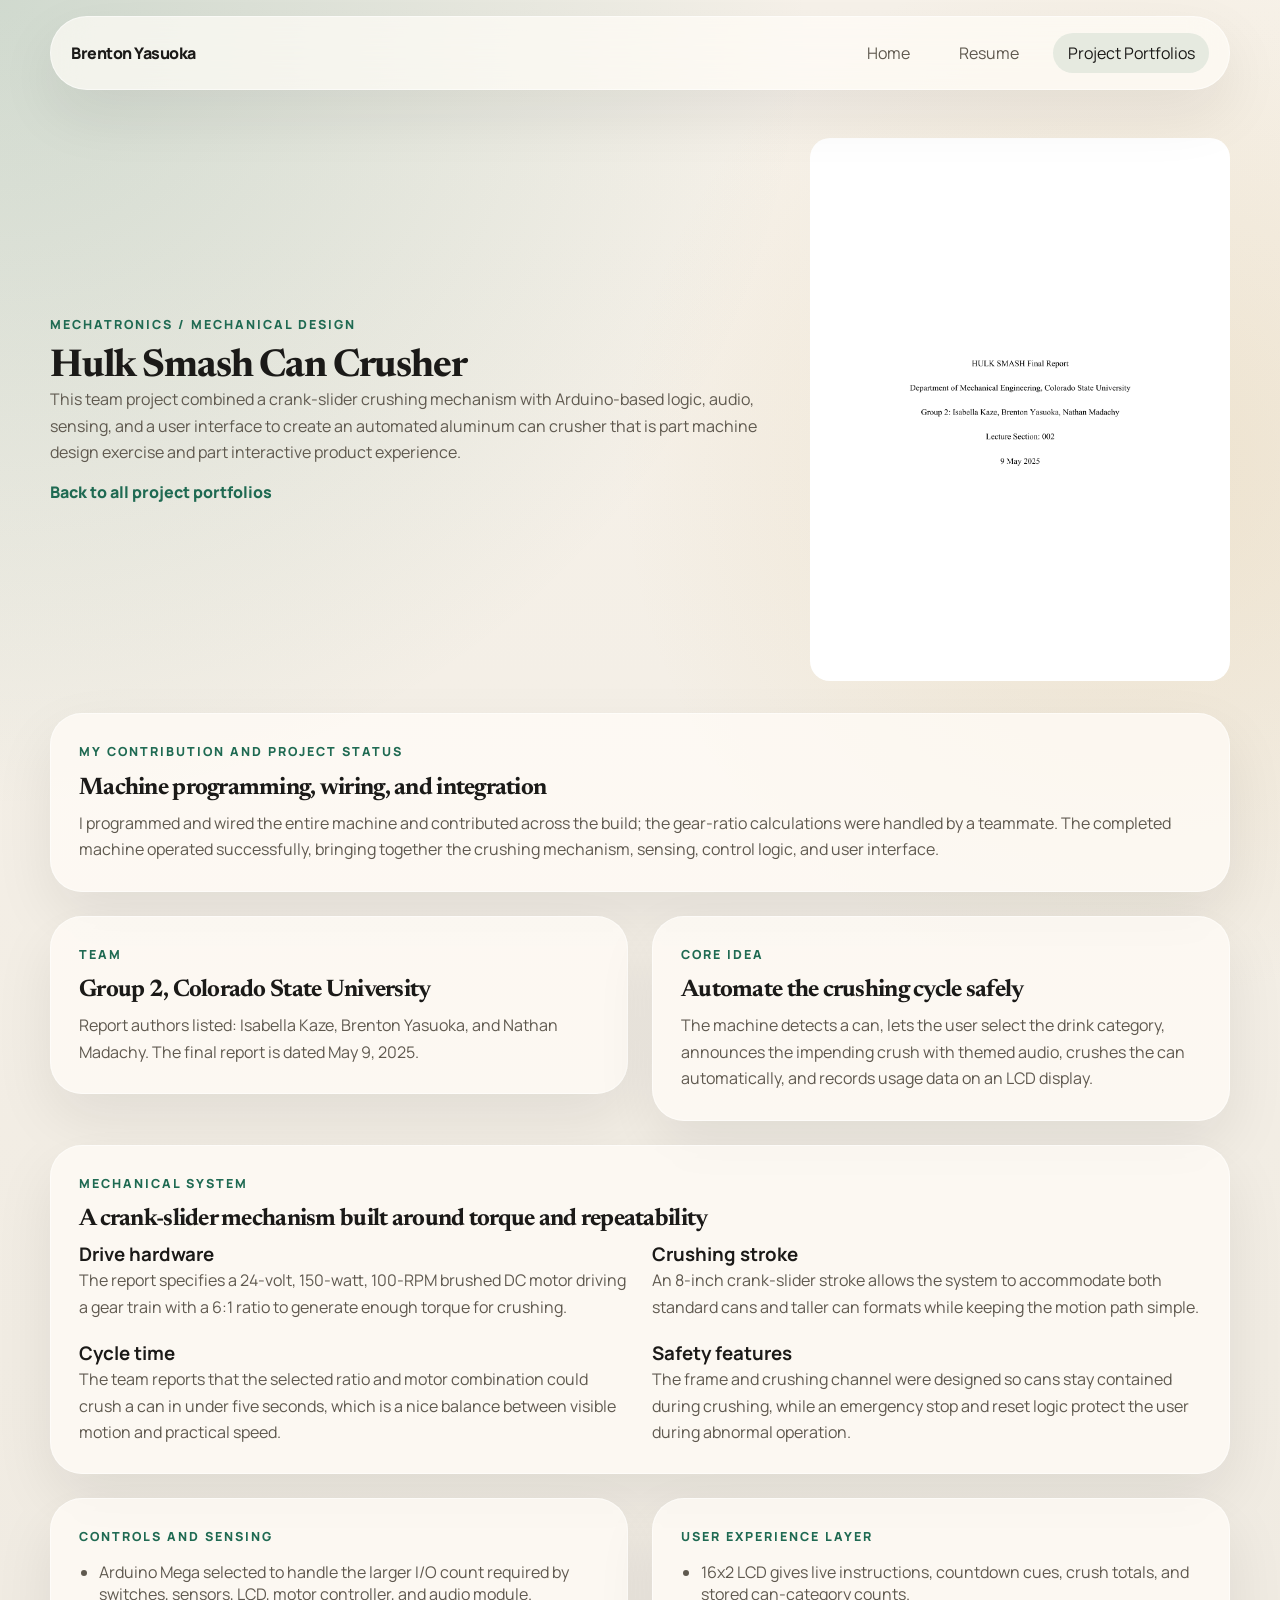
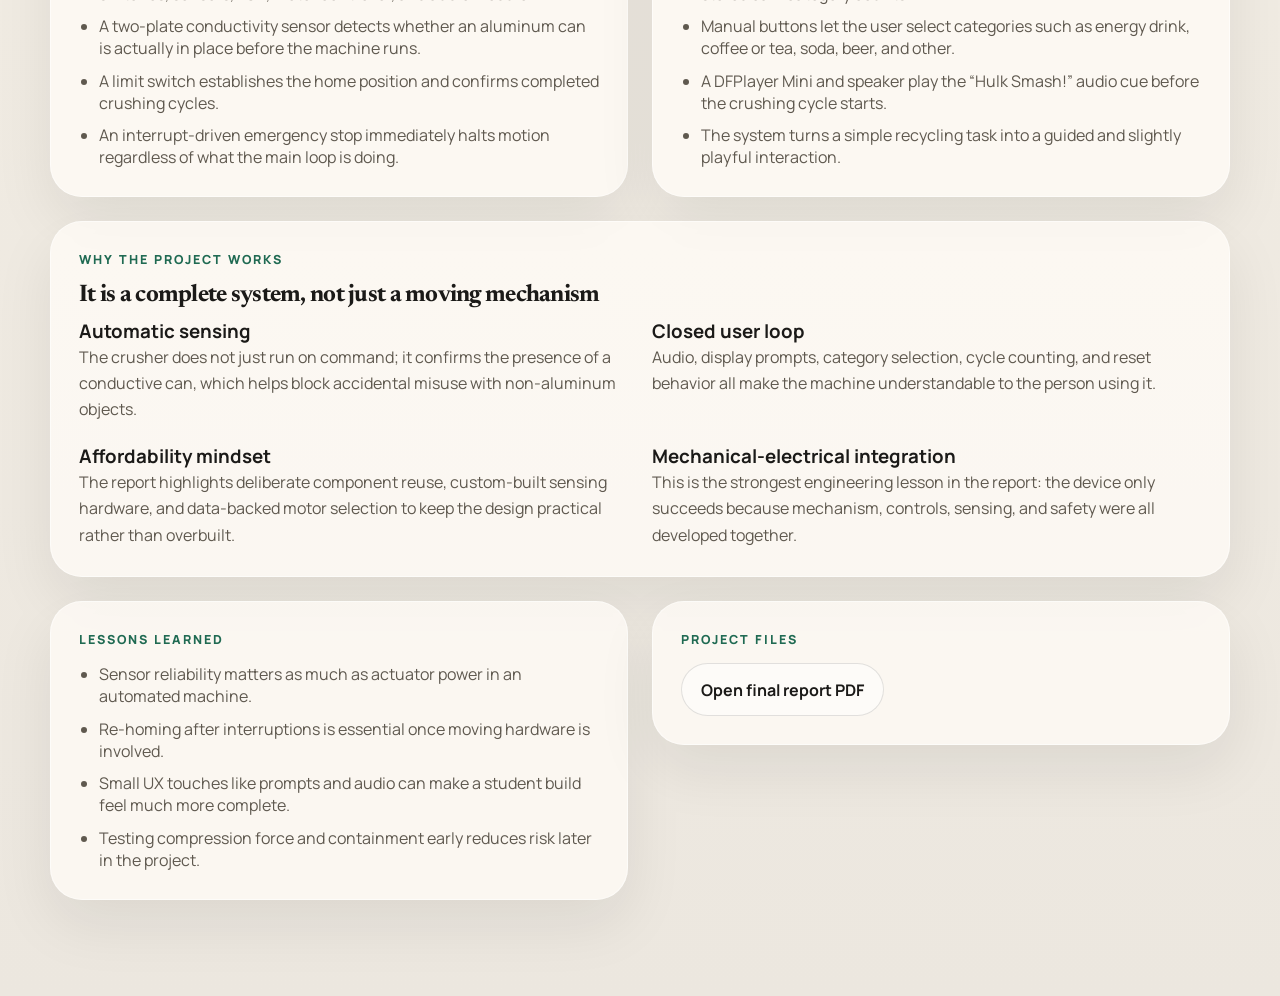
<file: projects/hulk-smash-can-crusher.html>
<!DOCTYPE html>
<html lang="en">
  <head>
    <meta charset="UTF-8" />
    <meta name="viewport" content="width=device-width, initial-scale=1.0" />
    <title>Hulk Smash Can Crusher | Brenton Yasuoka</title>
    <link rel="preconnect" href="https://fonts.googleapis.com" />
    <link rel="preconnect" href="https://fonts.gstatic.com" crossorigin />
    <link
      href="https://fonts.googleapis.com/css2?family=Manrope:wght@400;500;700;800&family=Newsreader:opsz,wght@6..72,400;6..72,600&display=swap"
      rel="stylesheet"
    />
    <link rel="stylesheet" href="../styles.css" />
  </head>
  <body>
    <div class="site-shell">
      <header class="site-header">
        <a class="brand" href="../index.html">Brenton Yasuoka</a>
        <button
          class="menu-toggle"
          type="button"
          aria-expanded="false"
          aria-controls="site-nav"
        >
          Menu
        </button>
        <nav id="site-nav" class="site-nav">
          <a href="../index.html">Home</a>
          <a href="../resume.html">Resume</a>
          <a class="is-active" href="../projects.html">Project Portfolios</a>
        </nav>
      </header>

      <main class="content-page">
        <section class="page-intro project-hero">
          <div>
            <p class="eyebrow">Mechatronics / Mechanical Design</p>
            <h1>Hulk Smash Can Crusher</h1>
            <p>
              This team project combined a crank-slider crushing mechanism with Arduino-based logic,
              audio, sensing, and a user interface to create an automated aluminum can crusher that is
              part machine design exercise and part interactive product experience.
            </p>
            <a class="text-link" href="../projects.html">Back to all project portfolios</a>
          </div>
          <img
            class="project-hero-image"
            src="../assets/images/hulk-smash-preview.png"
            alt="Hulk Smash can crusher report preview"
          />
        </section>

        <section class="panel full-width-panel">
          <p class="section-kicker">My Contribution and Project Status</p>
          <h2>Machine programming, wiring, and integration</h2>
          <p>I programmed and wired the entire machine and contributed across the build; the gear-ratio calculations were handled by a teammate. The completed machine operated successfully, bringing together the crushing mechanism, sensing, control logic, and user interface.</p>
        </section>
        <section class="project-meta-grid">
          <div class="panel">
            <p class="section-kicker">Team</p>
            <h2>Group 2, Colorado State University</h2>
            <p>
              Report authors listed: Isabella Kaze, Brenton Yasuoka, and Nathan Madachy. The final
              report is dated May 9, 2025.
            </p>
          </div>
          <div class="panel">
            <p class="section-kicker">Core Idea</p>
            <h2>Automate the crushing cycle safely</h2>
            <p>
              The machine detects a can, lets the user select the drink category, announces the
              impending crush with themed audio, crushes the can automatically, and records usage data
              on an LCD display.
            </p>
          </div>
        </section>

        <section class="panel full-width-panel">
          <p class="section-kicker">Mechanical System</p>
          <h2>A crank-slider mechanism built around torque and repeatability</h2>
          <div class="detail-grid">
            <div>
              <h3>Drive hardware</h3>
              <p>
                The report specifies a 24-volt, 150-watt, 100-RPM brushed DC motor driving a gear
                train with a 6:1 ratio to generate enough torque for crushing.
              </p>
            </div>
            <div>
              <h3>Crushing stroke</h3>
              <p>
                An 8-inch crank-slider stroke allows the system to accommodate both standard cans and
                taller can formats while keeping the motion path simple.
              </p>
            </div>
            <div>
              <h3>Cycle time</h3>
              <p>
                The team reports that the selected ratio and motor combination could crush a can in
                under five seconds, which is a nice balance between visible motion and practical speed.
              </p>
            </div>
            <div>
              <h3>Safety features</h3>
              <p>
                The frame and crushing channel were designed so cans stay contained during crushing,
                while an emergency stop and reset logic protect the user during abnormal operation.
              </p>
            </div>
          </div>
        </section>

        <section class="two-column">
          <div class="panel">
            <p class="section-kicker">Controls and Sensing</p>
            <ul class="clean-list resume-list">
              <li>Arduino Mega selected to handle the larger I/O count required by switches, sensors, LCD, motor controller, and audio module.</li>
              <li>A two-plate conductivity sensor detects whether an aluminum can is actually in place before the machine runs.</li>
              <li>A limit switch establishes the home position and confirms completed crushing cycles.</li>
              <li>An interrupt-driven emergency stop immediately halts motion regardless of what the main loop is doing.</li>
            </ul>
          </div>
          <div class="panel">
            <p class="section-kicker">User Experience Layer</p>
            <ul class="clean-list resume-list">
              <li>16x2 LCD gives live instructions, countdown cues, crush totals, and stored can-category counts.</li>
              <li>Manual buttons let the user select categories such as energy drink, coffee or tea, soda, beer, and other.</li>
              <li>A DFPlayer Mini and speaker play the “Hulk Smash!” audio cue before the crushing cycle starts.</li>
              <li>The system turns a simple recycling task into a guided and slightly playful interaction.</li>
            </ul>
          </div>
        </section>

        <section class="panel full-width-panel">
          <p class="section-kicker">Why The Project Works</p>
          <h2>It is a complete system, not just a moving mechanism</h2>
          <div class="detail-grid">
            <div>
              <h3>Automatic sensing</h3>
              <p>
                The crusher does not just run on command; it confirms the presence of a conductive
                can, which helps block accidental misuse with non-aluminum objects.
              </p>
            </div>
            <div>
              <h3>Closed user loop</h3>
              <p>
                Audio, display prompts, category selection, cycle counting, and reset behavior all
                make the machine understandable to the person using it.
              </p>
            </div>
            <div>
              <h3>Affordability mindset</h3>
              <p>
                The report highlights deliberate component reuse, custom-built sensing hardware, and
                data-backed motor selection to keep the design practical rather than overbuilt.
              </p>
            </div>
            <div>
              <h3>Mechanical-electrical integration</h3>
              <p>
                This is the strongest engineering lesson in the report: the device only succeeds
                because mechanism, controls, sensing, and safety were all developed together.
              </p>
            </div>
          </div>
        </section>

        <section class="two-column">
          <div class="panel">
            <p class="section-kicker">Lessons Learned</p>
            <ul class="clean-list resume-list">
              <li>Sensor reliability matters as much as actuator power in an automated machine.</li>
              <li>Re-homing after interruptions is essential once moving hardware is involved.</li>
              <li>Small UX touches like prompts and audio can make a student build feel much more complete.</li>
              <li>Testing compression force and containment early reduces risk later in the project.</li>
            </ul>
          </div>
          <div class="panel">
            <p class="section-kicker">Project Files</p>
            <div class="artifact-links">
              <a class="button button-secondary" href="../project-files/hulk-smash-can-crusher/FINAL%20REPORT%20MECH%20307.pdf" target="_blank" rel="noreferrer">Open final report PDF</a>
            </div>
          </div>
        </section>
      </main>
    </div>

    <script src="../script.js"></script>
  </body>
</html>
</file>
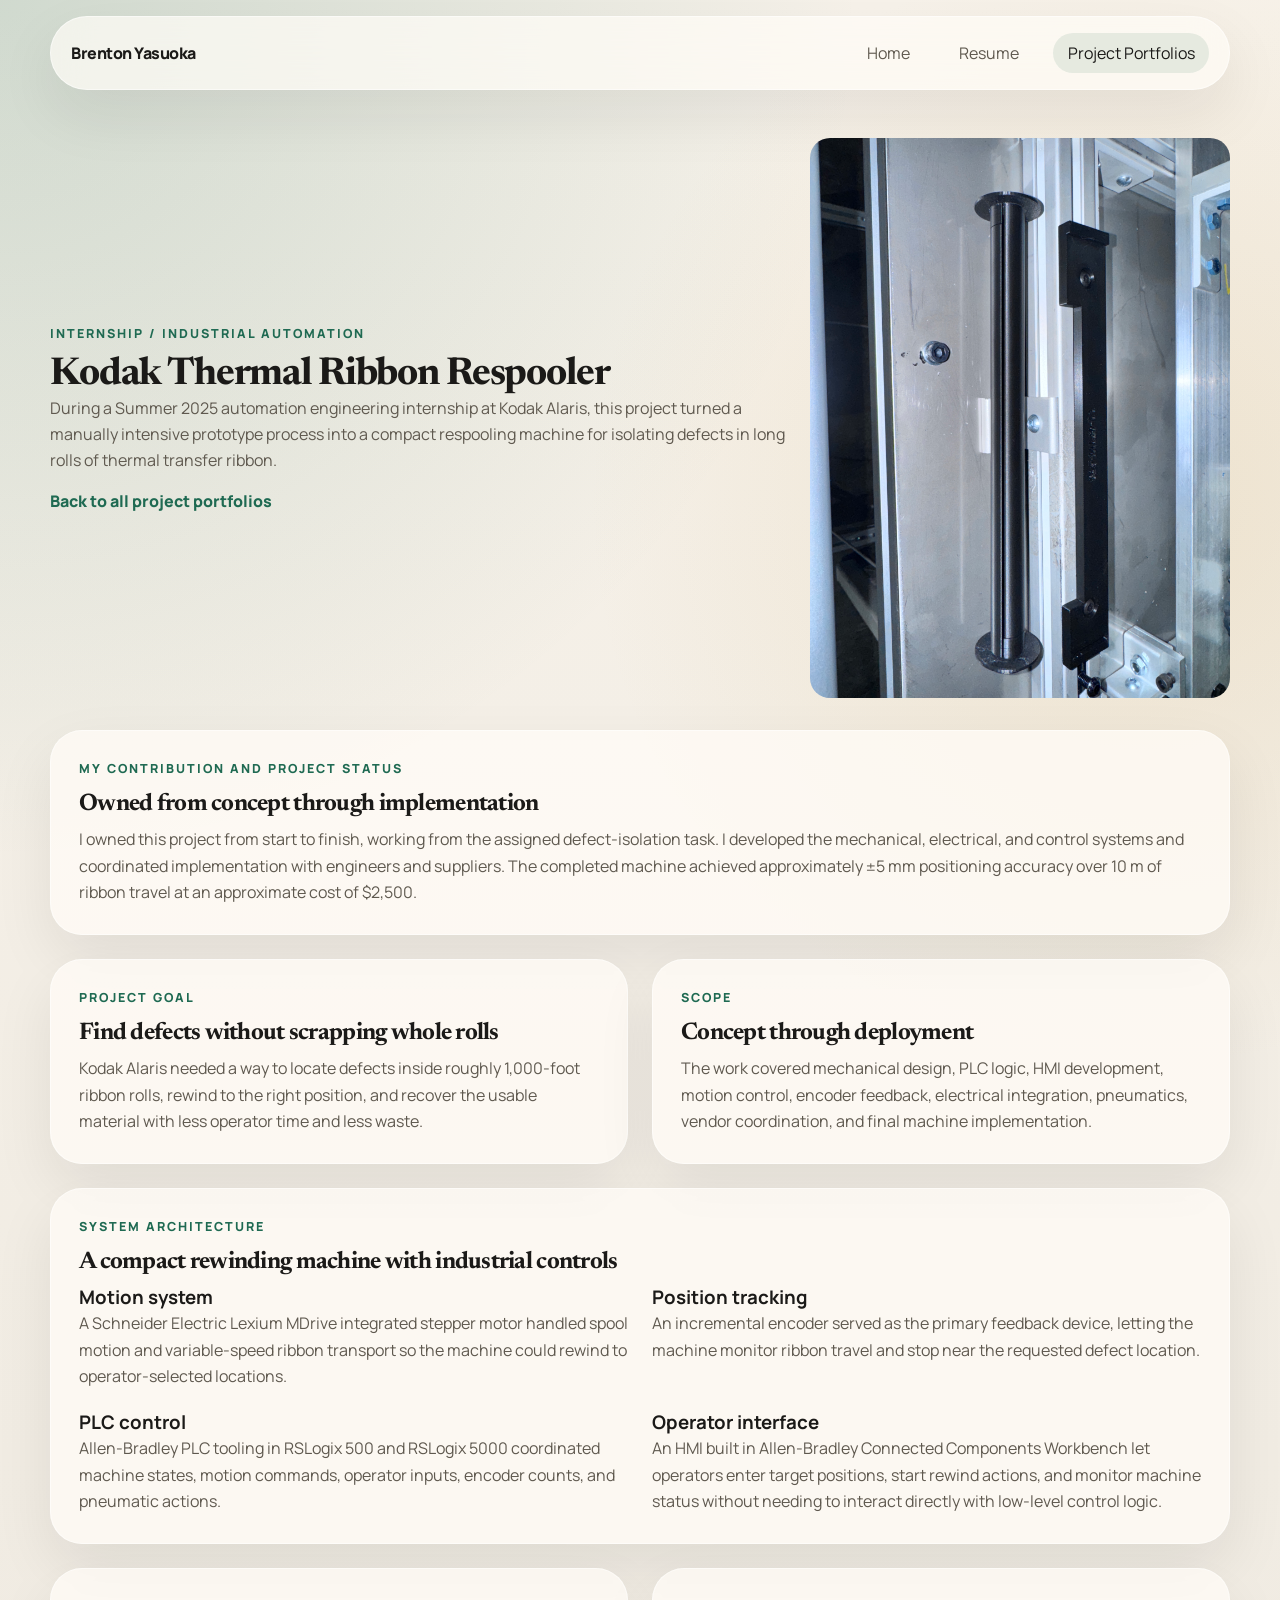
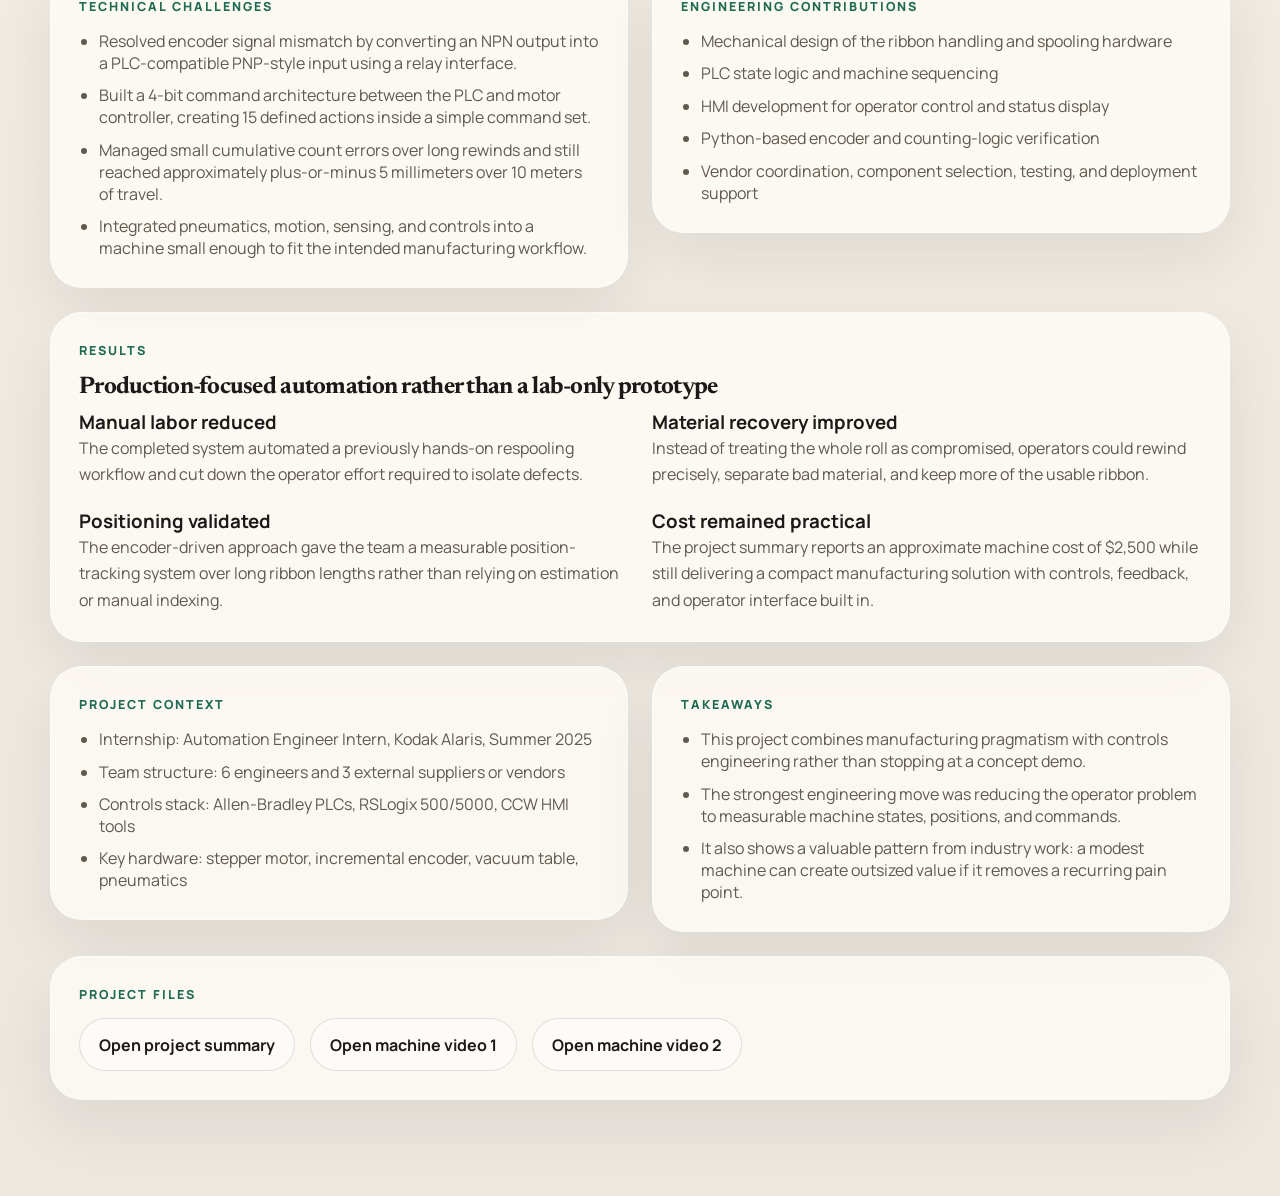
<file: projects/kodak-respooler.html>
<!DOCTYPE html>
<html lang="en">
  <head>
    <meta charset="UTF-8" />
    <meta name="viewport" content="width=device-width, initial-scale=1.0" />
    <title>Kodak Thermal Ribbon Respooler | Brenton Yasuoka</title>
    <link rel="preconnect" href="https://fonts.googleapis.com" />
    <link rel="preconnect" href="https://fonts.gstatic.com" crossorigin />
    <link
      href="https://fonts.googleapis.com/css2?family=Manrope:wght@400;500;700;800&family=Newsreader:opsz,wght@6..72,400;6..72,600&display=swap"
      rel="stylesheet"
    />
    <link rel="stylesheet" href="../styles.css" />
  </head>
  <body>
    <div class="site-shell">
      <header class="site-header">
        <a class="brand" href="../index.html">Brenton Yasuoka</a>
        <button
          class="menu-toggle"
          type="button"
          aria-expanded="false"
          aria-controls="site-nav"
        >
          Menu
        </button>
        <nav id="site-nav" class="site-nav">
          <a href="../index.html">Home</a>
          <a href="../resume.html">Resume</a>
          <a class="is-active" href="../projects.html">Project Portfolios</a>
        </nav>
      </header>

      <main class="content-page">
        <section class="page-intro project-hero">
          <div>
            <p class="eyebrow">Internship / Industrial Automation</p>
            <h1>Kodak Thermal Ribbon Respooler</h1>
            <p>
              During a Summer 2025 automation engineering internship at Kodak Alaris, this project
              turned a manually intensive prototype process into a compact respooling machine for
              isolating defects in long rolls of thermal transfer ribbon.
            </p>
            <a class="text-link" href="../projects.html">Back to all project portfolios</a>
          </div>
          <img
            class="project-hero-image"
            src="../assets/images/kodak-respooler-hero.JPG"
            alt="Kodak thermal ribbon respooling machine"
          />
        </section>

        <section class="panel full-width-panel">
          <p class="section-kicker">My Contribution and Project Status</p>
          <h2>Owned from concept through implementation</h2>
          <p>I owned this project from start to finish, working from the assigned defect-isolation task. I developed the mechanical, electrical, and control systems and coordinated implementation with engineers and suppliers. The completed machine achieved approximately ±5 mm positioning accuracy over 10 m of ribbon travel at an approximate cost of $2,500.</p>
        </section>
        <section class="project-meta-grid">
          <div class="panel">
            <p class="section-kicker">Project Goal</p>
            <h2>Find defects without scrapping whole rolls</h2>
            <p>
              Kodak Alaris needed a way to locate defects inside roughly 1,000-foot ribbon rolls,
              rewind to the right position, and recover the usable material with less operator time
              and less waste.
            </p>
          </div>
          <div class="panel">
            <p class="section-kicker">Scope</p>
            <h2>Concept through deployment</h2>
            <p>
              The work covered mechanical design, PLC logic, HMI development, motion control,
              encoder feedback, electrical integration, pneumatics, vendor coordination, and final
              machine implementation.
            </p>
          </div>
        </section>

        <section class="panel full-width-panel">
          <p class="section-kicker">System Architecture</p>
          <h2>A compact rewinding machine with industrial controls</h2>
          <div class="detail-grid">
            <div>
              <h3>Motion system</h3>
              <p>
                A Schneider Electric Lexium MDrive integrated stepper motor handled spool motion and
                variable-speed ribbon transport so the machine could rewind to operator-selected
                locations.
              </p>
            </div>
            <div>
              <h3>Position tracking</h3>
              <p>
                An incremental encoder served as the primary feedback device, letting the machine
                monitor ribbon travel and stop near the requested defect location.
              </p>
            </div>
            <div>
              <h3>PLC control</h3>
              <p>
                Allen-Bradley PLC tooling in RSLogix 500 and RSLogix 5000 coordinated machine states,
                motion commands, operator inputs, encoder counts, and pneumatic actions.
              </p>
            </div>
            <div>
              <h3>Operator interface</h3>
              <p>
                An HMI built in Allen-Bradley Connected Components Workbench let operators enter
                target positions, start rewind actions, and monitor machine status without needing to
                interact directly with low-level control logic.
              </p>
            </div>
          </div>
        </section>

        <section class="two-column">
          <div class="panel">
            <p class="section-kicker">Technical Challenges</p>
            <ul class="clean-list resume-list">
              <li>Resolved encoder signal mismatch by converting an NPN output into a PLC-compatible PNP-style input using a relay interface.</li>
              <li>Built a 4-bit command architecture between the PLC and motor controller, creating 15 defined actions inside a simple command set.</li>
              <li>Managed small cumulative count errors over long rewinds and still reached approximately plus-or-minus 5 millimeters over 10 meters of travel.</li>
              <li>Integrated pneumatics, motion, sensing, and controls into a machine small enough to fit the intended manufacturing workflow.</li>
            </ul>
          </div>
          <div class="panel">
            <p class="section-kicker">Engineering Contributions</p>
            <ul class="clean-list resume-list">
              <li>Mechanical design of the ribbon handling and spooling hardware</li>
              <li>PLC state logic and machine sequencing</li>
              <li>HMI development for operator control and status display</li>
              <li>Python-based encoder and counting-logic verification</li>
              <li>Vendor coordination, component selection, testing, and deployment support</li>
            </ul>
          </div>
        </section>

        <section class="panel full-width-panel">
          <p class="section-kicker">Results</p>
          <h2>Production-focused automation rather than a lab-only prototype</h2>
          <div class="detail-grid">
            <div>
              <h3>Manual labor reduced</h3>
              <p>
                The completed system automated a previously hands-on respooling workflow and cut down
                the operator effort required to isolate defects.
              </p>
            </div>
            <div>
              <h3>Material recovery improved</h3>
              <p>
                Instead of treating the whole roll as compromised, operators could rewind precisely,
                separate bad material, and keep more of the usable ribbon.
              </p>
            </div>
            <div>
              <h3>Positioning validated</h3>
              <p>
                The encoder-driven approach gave the team a measurable position-tracking system over
                long ribbon lengths rather than relying on estimation or manual indexing.
              </p>
            </div>
            <div>
              <h3>Cost remained practical</h3>
              <p>
                The project summary reports an approximate machine cost of $2,500 while still
                delivering a compact manufacturing solution with controls, feedback, and operator
                interface built in.
              </p>
            </div>
          </div>
        </section>

        <section class="two-column">
          <div class="panel">
            <p class="section-kicker">Project Context</p>
            <ul class="clean-list resume-list">
              <li>Internship: Automation Engineer Intern, Kodak Alaris, Summer 2025</li>
              <li>Team structure: 6 engineers and 3 external suppliers or vendors</li>
              <li>Controls stack: Allen-Bradley PLCs, RSLogix 500/5000, CCW HMI tools</li>
              <li>Key hardware: stepper motor, incremental encoder, vacuum table, pneumatics</li>
            </ul>
          </div>
          <div class="panel">
            <p class="section-kicker">Takeaways</p>
            <ul class="clean-list resume-list">
              <li>This project combines manufacturing pragmatism with controls engineering rather than stopping at a concept demo.</li>
              <li>The strongest engineering move was reducing the operator problem to measurable machine states, positions, and commands.</li>
              <li>It also shows a valuable pattern from industry work: a modest machine can create outsized value if it removes a recurring pain point.</li>
            </ul>
          </div>
        </section>

        <section class="panel full-width-panel">
          <p class="section-kicker">Project Files</p>
          <div class="artifact-links">
            <a class="button button-secondary" href="../project-files/kodak-respooler/Kodak_Respooler_Project_Summary.txt" target="_blank" rel="noreferrer">Open project summary</a>
            <a class="button button-secondary" href="../project-files/kodak-respooler/Kodak%20Respooler%20images%20and%20videos/IMG_8685.MP4" target="_blank" rel="noreferrer">Open machine video 1</a>
            <a class="button button-secondary" href="../project-files/kodak-respooler/Kodak%20Respooler%20images%20and%20videos/IMG_8960.MP4" target="_blank" rel="noreferrer">Open machine video 2</a>
          </div>
        </section>
      </main>
    </div>

    <script src="../script.js"></script>
  </body>
</html>
</file>
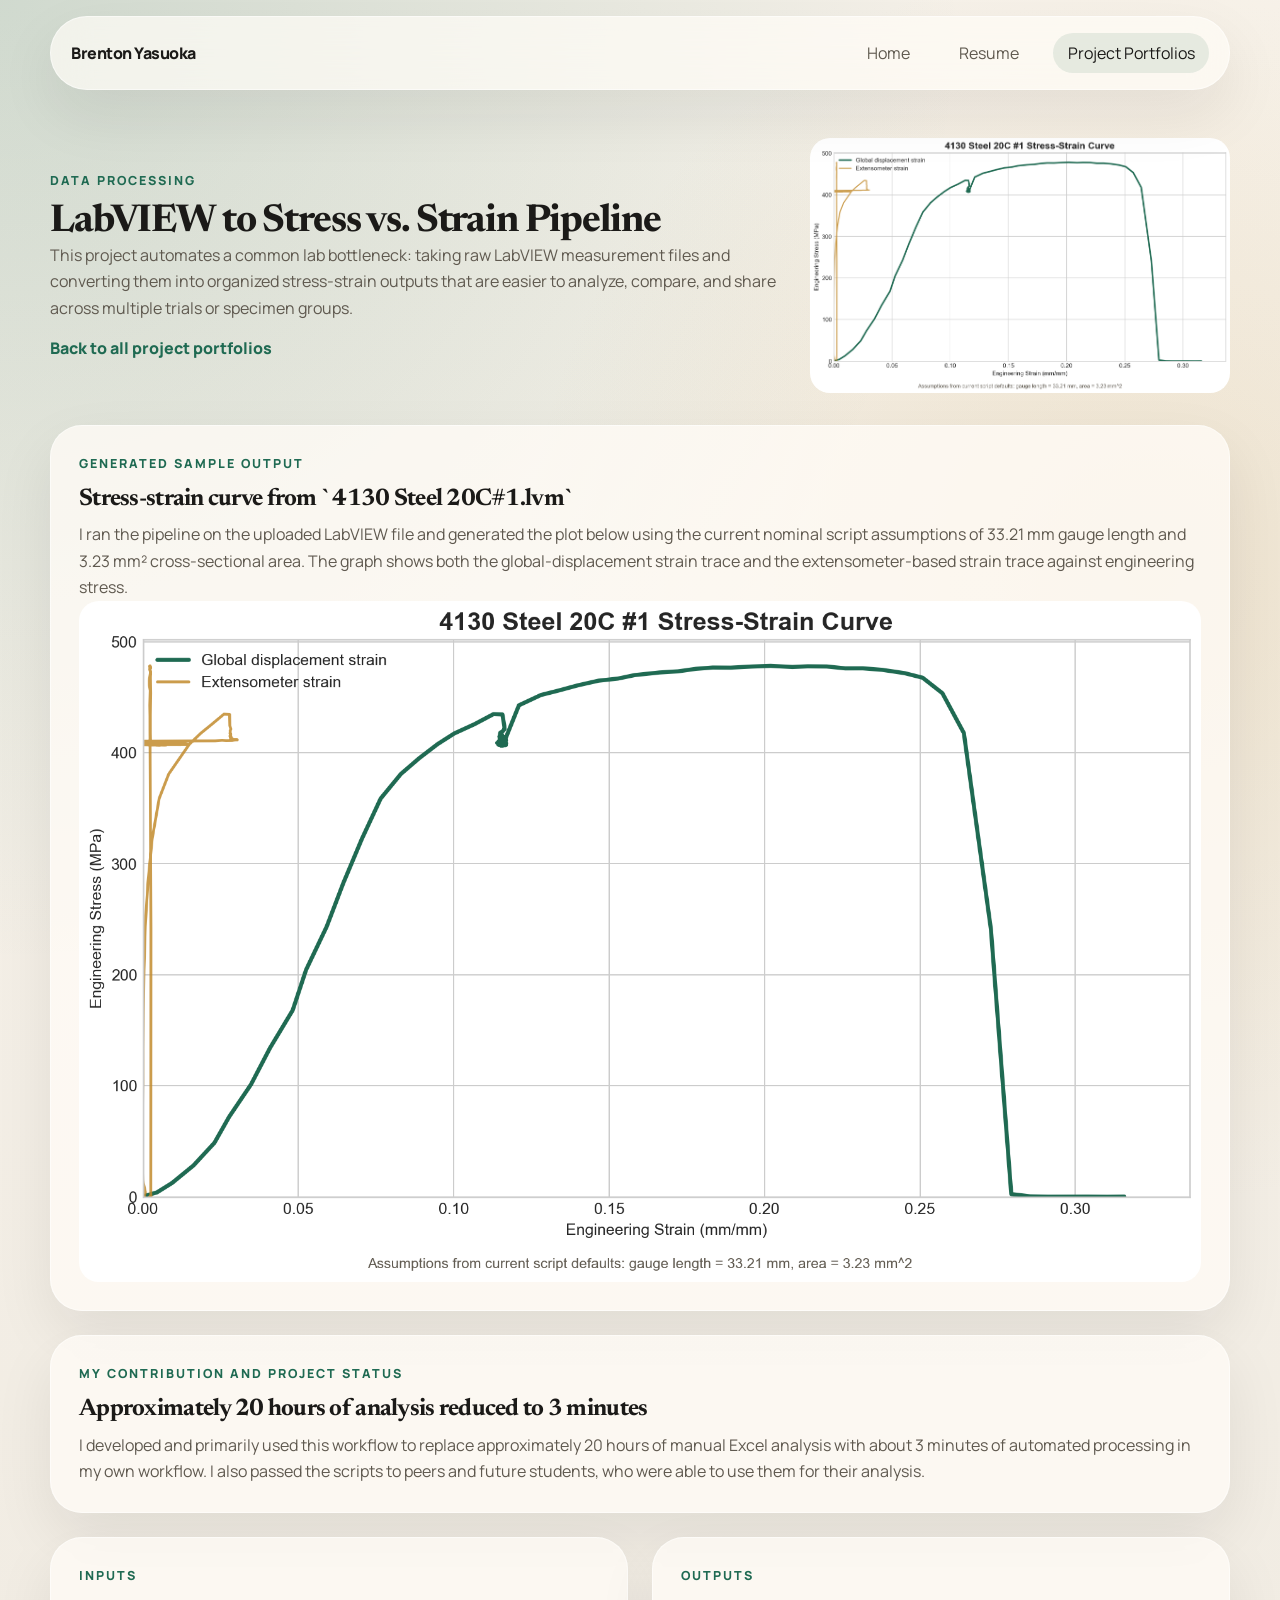
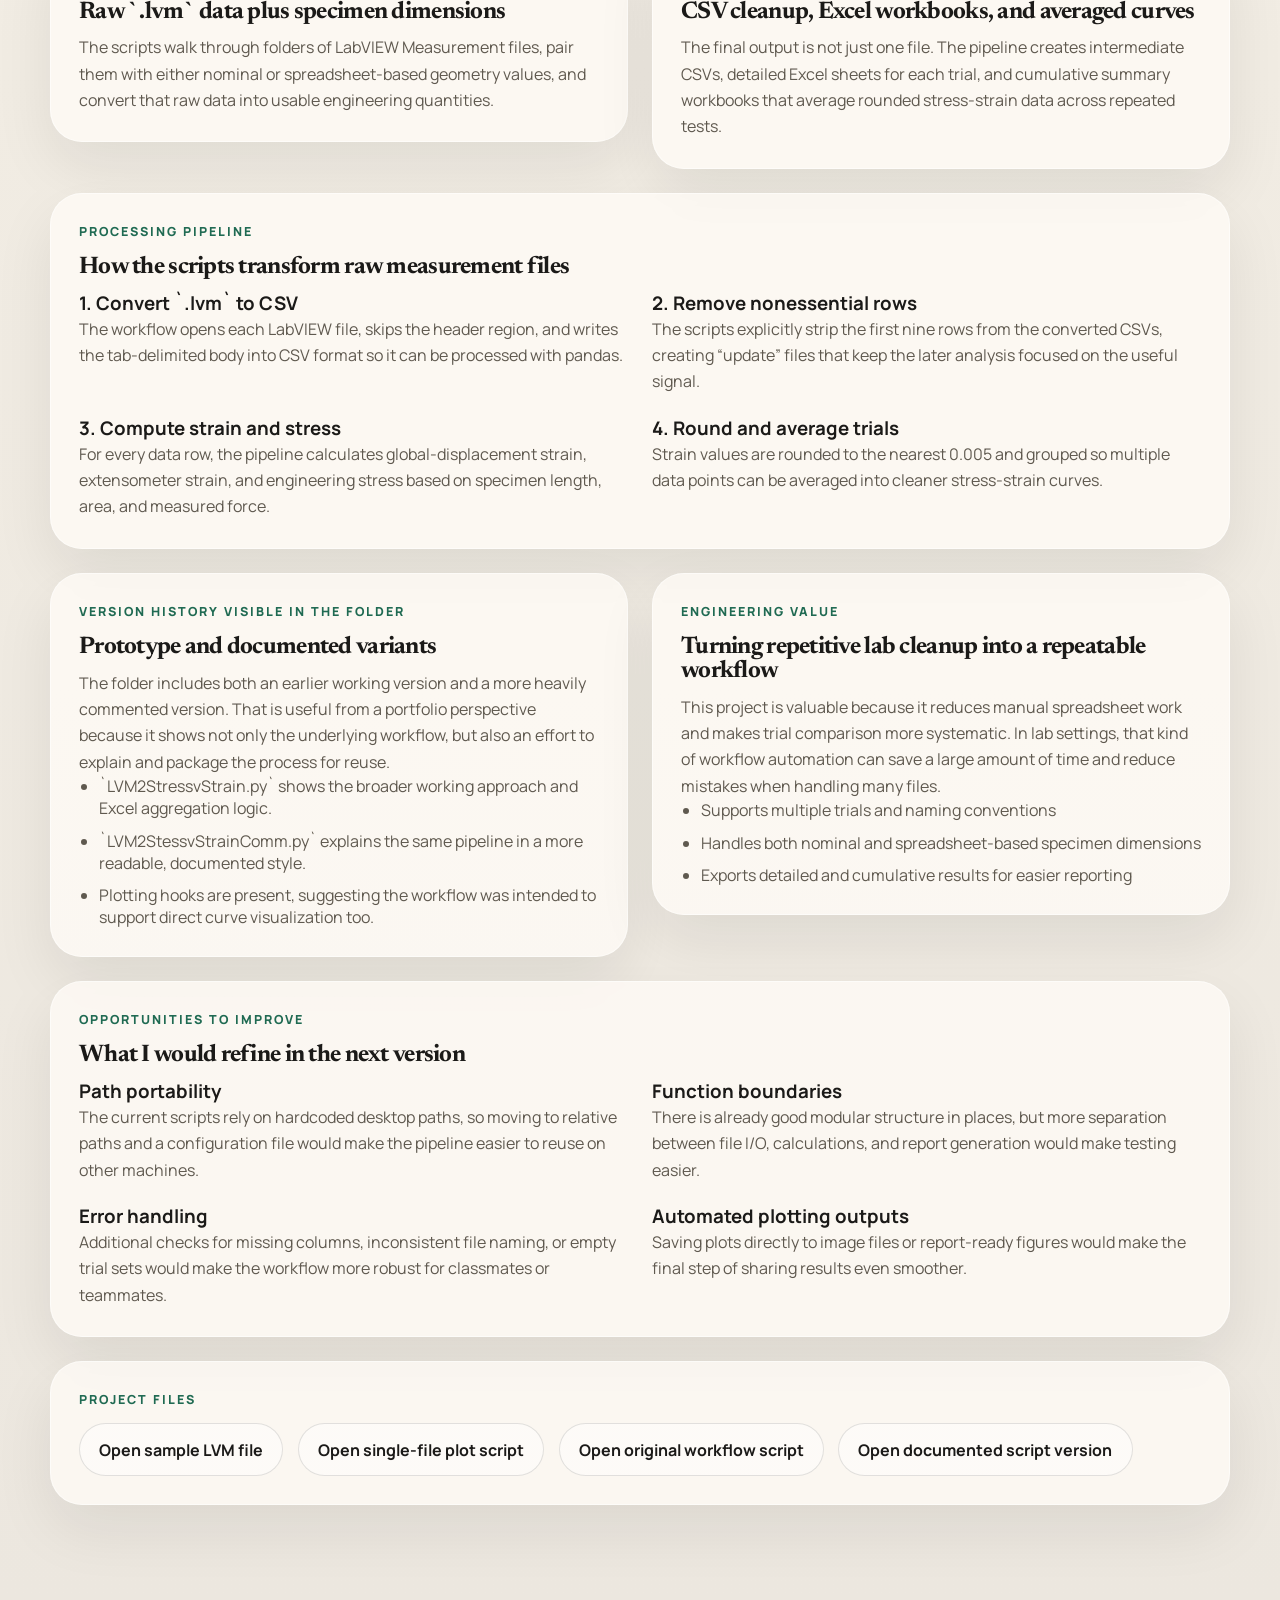
<file: projects/labview-stress-strain.html>
<!DOCTYPE html>
<html lang="en">
  <head>
    <meta charset="UTF-8" />
    <meta name="viewport" content="width=device-width, initial-scale=1.0" />
    <title>LabVIEW to Stress vs. Strain Pipeline | Brenton Yasuoka</title>
    <link rel="preconnect" href="https://fonts.googleapis.com" />
    <link rel="preconnect" href="https://fonts.gstatic.com" crossorigin />
    <link
      href="https://fonts.googleapis.com/css2?family=Manrope:wght@400;500;700;800&family=Newsreader:opsz,wght@6..72,400;6..72,600&display=swap"
      rel="stylesheet"
    />
    <link rel="stylesheet" href="../styles.css" />
  </head>
  <body>
    <div class="site-shell">
      <header class="site-header">
        <a class="brand" href="../index.html">Brenton Yasuoka</a>
        <button
          class="menu-toggle"
          type="button"
          aria-expanded="false"
          aria-controls="site-nav"
        >
          Menu
        </button>
        <nav id="site-nav" class="site-nav">
          <a href="../index.html">Home</a>
          <a href="../resume.html">Resume</a>
          <a class="is-active" href="../projects.html">Project Portfolios</a>
        </nav>
      </header>

      <main class="content-page">
        <section class="page-intro project-hero">
          <div>
            <p class="eyebrow">Data Processing</p>
            <h1>LabVIEW to Stress vs. Strain Pipeline</h1>
            <p>
              This project automates a common lab bottleneck: taking raw LabVIEW measurement files and
              converting them into organized stress-strain outputs that are easier to analyze, compare,
              and share across multiple trials or specimen groups.
            </p>
            <a class="text-link" href="../projects.html">Back to all project portfolios</a>
          </div>
          <img
            class="project-hero-image"
            src="../assets/images/4130-steel-20c-1-stress-strain.png"
            alt="Generated stress strain curve from 4130 Steel 20C sample"
          />
        </section>

        <section class="panel full-width-panel">
          <p class="section-kicker">Generated Sample Output</p>
          <h2>Stress-strain curve from `4130 Steel 20C#1.lvm`</h2>
          <p>
            I ran the pipeline on the uploaded LabVIEW file and generated the plot below using the
            current nominal script assumptions of 33.21 mm gauge length and 3.23 mm² cross-sectional
            area. The graph shows both the global-displacement strain trace and the extensometer-based
            strain trace against engineering stress.
          </p>
          <img
            src="../assets/images/4130-steel-20c-1-stress-strain.png"
            alt="Stress strain graph generated from 4130 Steel 20C sample"
          />
        </section>

        <section class="panel full-width-panel">
          <p class="section-kicker">My Contribution and Project Status</p>
          <h2>Approximately 20 hours of analysis reduced to 3 minutes</h2>
          <p>I developed and primarily used this workflow to replace approximately 20 hours of manual Excel analysis with about 3 minutes of automated processing in my own workflow. I also passed the scripts to peers and future students, who were able to use them for their analysis.</p>
        </section>
        <section class="project-meta-grid">
          <div class="panel">
            <p class="section-kicker">Inputs</p>
            <h2>Raw `.lvm` data plus specimen dimensions</h2>
            <p>
              The scripts walk through folders of LabVIEW Measurement files, pair them with either
              nominal or spreadsheet-based geometry values, and convert that raw data into usable
              engineering quantities.
            </p>
          </div>
          <div class="panel">
            <p class="section-kicker">Outputs</p>
            <h2>CSV cleanup, Excel workbooks, and averaged curves</h2>
            <p>
              The final output is not just one file. The pipeline creates intermediate CSVs, detailed
              Excel sheets for each trial, and cumulative summary workbooks that average rounded
              stress-strain data across repeated tests.
            </p>
          </div>
        </section>

        <section class="panel full-width-panel">
          <p class="section-kicker">Processing Pipeline</p>
          <h2>How the scripts transform raw measurement files</h2>
          <div class="detail-grid">
            <div>
              <h3>1. Convert `.lvm` to CSV</h3>
              <p>
                The workflow opens each LabVIEW file, skips the header region, and writes the
                tab-delimited body into CSV format so it can be processed with pandas.
              </p>
            </div>
            <div>
              <h3>2. Remove nonessential rows</h3>
              <p>
                The scripts explicitly strip the first nine rows from the converted CSVs, creating
                “update” files that keep the later analysis focused on the useful signal.
              </p>
            </div>
            <div>
              <h3>3. Compute strain and stress</h3>
              <p>
                For every data row, the pipeline calculates global-displacement strain, extensometer
                strain, and engineering stress based on specimen length, area, and measured force.
              </p>
            </div>
            <div>
              <h3>4. Round and average trials</h3>
              <p>
                Strain values are rounded to the nearest 0.005 and grouped so multiple data points can
                be averaged into cleaner stress-strain curves.
              </p>
            </div>
          </div>
        </section>

        <section class="two-column">
          <div class="panel">
            <p class="section-kicker">Version History Visible In The Folder</p>
            <h2>Prototype and documented variants</h2>
            <p>
              The folder includes both an earlier working version and a more heavily commented version.
              That is useful from a portfolio perspective because it shows not only the underlying
              workflow, but also an effort to explain and package the process for reuse.
            </p>
            <ul class="clean-list resume-list">
              <li>`LVM2StressvStrain.py` shows the broader working approach and Excel aggregation logic.</li>
              <li>`LVM2StessvStrainComm.py` explains the same pipeline in a more readable, documented style.</li>
              <li>Plotting hooks are present, suggesting the workflow was intended to support direct curve visualization too.</li>
            </ul>
          </div>
          <div class="panel">
            <p class="section-kicker">Engineering Value</p>
            <h2>Turning repetitive lab cleanup into a repeatable workflow</h2>
            <p>
              This project is valuable because it reduces manual spreadsheet work and makes trial
              comparison more systematic. In lab settings, that kind of workflow automation can save a
              large amount of time and reduce mistakes when handling many files.
            </p>
            <ul class="clean-list resume-list">
              <li>Supports multiple trials and naming conventions</li>
              <li>Handles both nominal and spreadsheet-based specimen dimensions</li>
              <li>Exports detailed and cumulative results for easier reporting</li>
            </ul>
          </div>
        </section>

        <section class="panel full-width-panel">
          <p class="section-kicker">Opportunities To Improve</p>
          <h2>What I would refine in the next version</h2>
          <div class="detail-grid">
            <div>
              <h3>Path portability</h3>
              <p>
                The current scripts rely on hardcoded desktop paths, so moving to relative paths and a
                configuration file would make the pipeline easier to reuse on other machines.
              </p>
            </div>
            <div>
              <h3>Function boundaries</h3>
              <p>
                There is already good modular structure in places, but more separation between file I/O,
                calculations, and report generation would make testing easier.
              </p>
            </div>
            <div>
              <h3>Error handling</h3>
              <p>
                Additional checks for missing columns, inconsistent file naming, or empty trial sets
                would make the workflow more robust for classmates or teammates.
              </p>
            </div>
            <div>
              <h3>Automated plotting outputs</h3>
              <p>
                Saving plots directly to image files or report-ready figures would make the final step
                of sharing results even smoother.
              </p>
            </div>
          </div>
        </section>

        <section class="panel full-width-panel">
          <p class="section-kicker">Project Files</p>
          <div class="artifact-links">
            <a class="button button-secondary" href="../project-files/labview-to-stress-strain/data/4130%20Steel%2020C%231.lvm" target="_blank" rel="noreferrer">Open sample LVM file</a>
            <a class="button button-secondary" href="../project-files/labview-to-stress-strain/generate_single_curve.py" target="_blank" rel="noreferrer">Open single-file plot script</a>
            <a class="button button-secondary" href="../project-files/labview-to-stress-strain/LVM2StressvStrain.py" target="_blank" rel="noreferrer">Open original workflow script</a>
            <a class="button button-secondary" href="../project-files/labview-to-stress-strain/LVM2StessvStrainComm.py" target="_blank" rel="noreferrer">Open documented script version</a>
          </div>
        </section>
      </main>
    </div>

    <script src="../script.js"></script>
  </body>
</html>
</file>
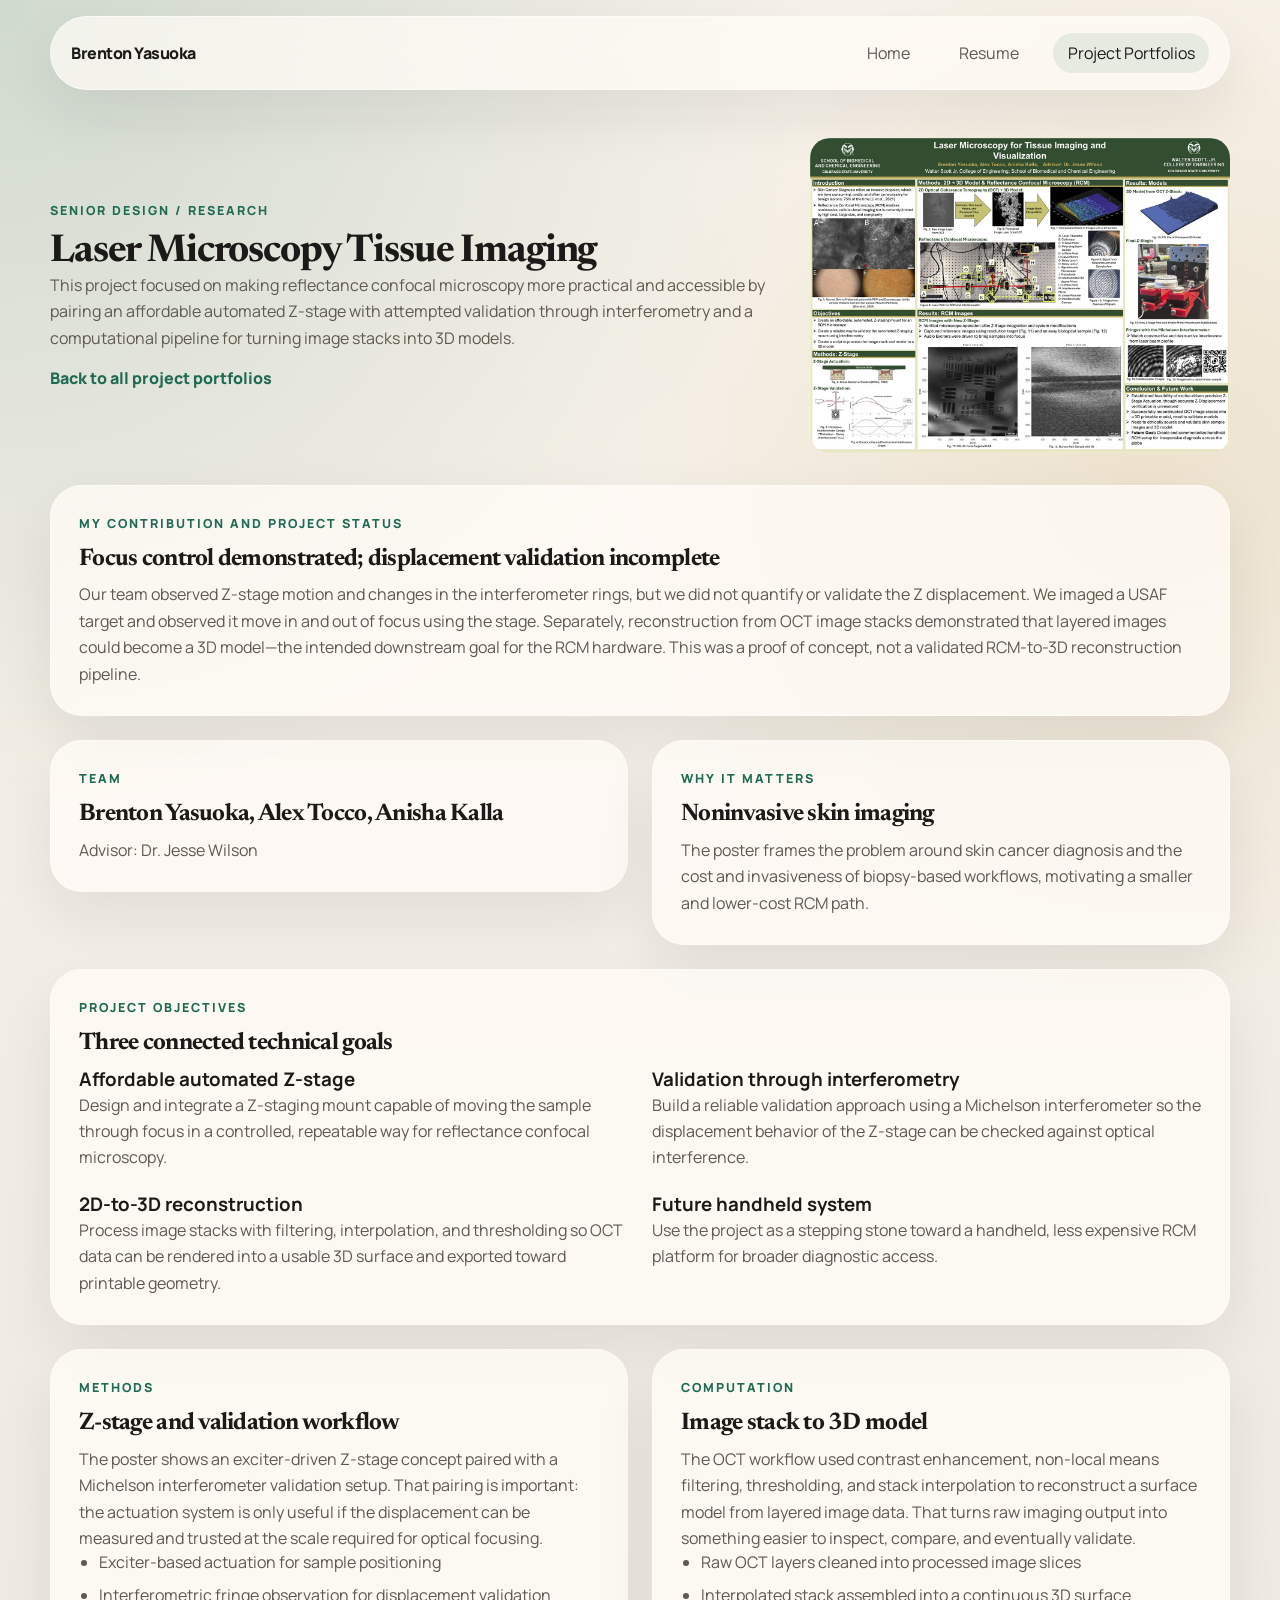
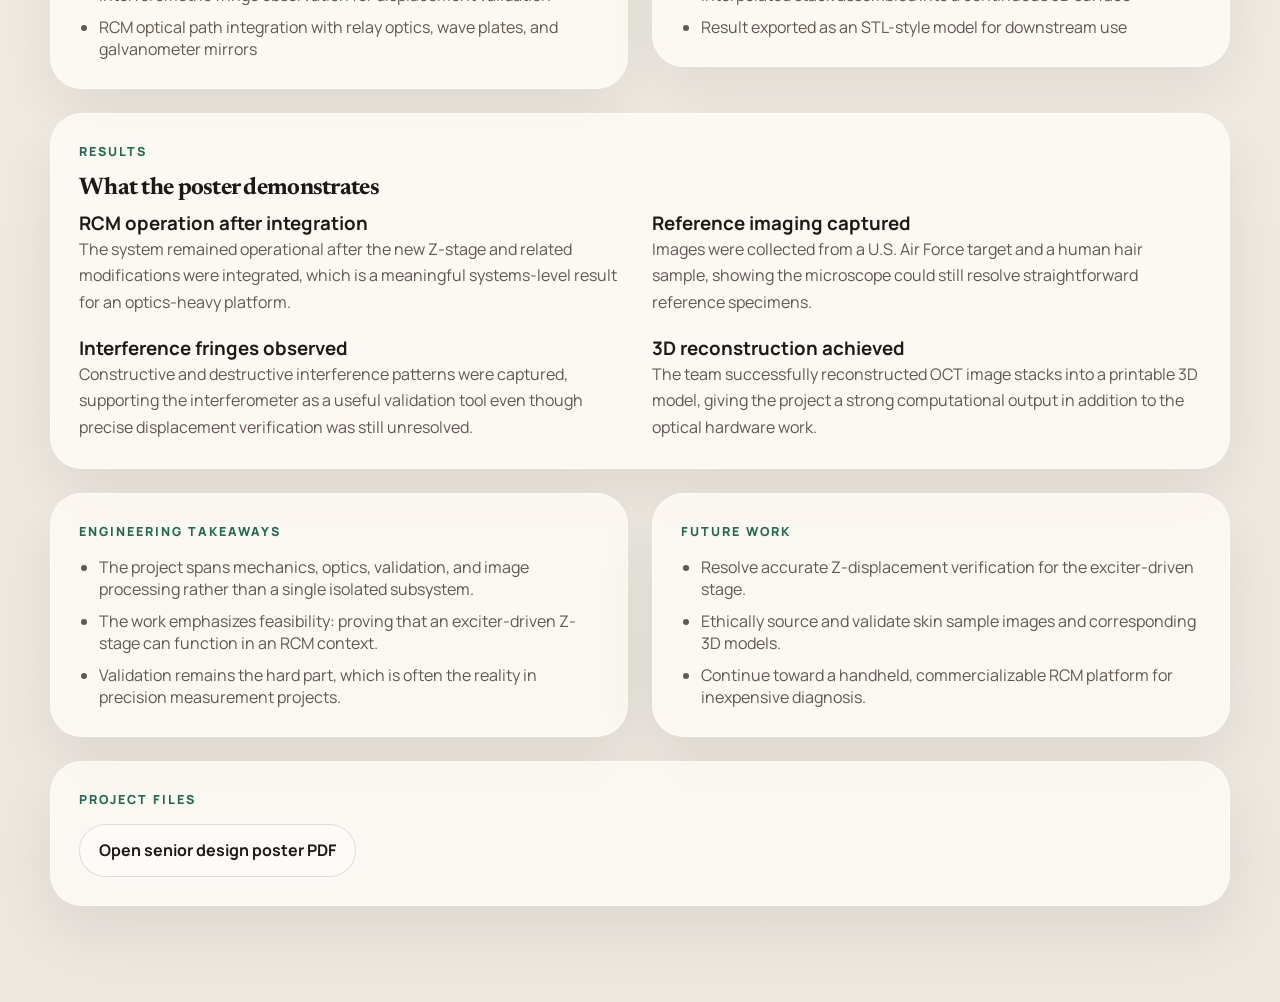
<file: projects/laser-microscopy.html>
<!DOCTYPE html>
<html lang="en">
  <head>
    <meta charset="UTF-8" />
    <meta name="viewport" content="width=device-width, initial-scale=1.0" />
    <title>Laser Microscopy Tissue Imaging | Brenton Yasuoka</title>
    <link rel="preconnect" href="https://fonts.googleapis.com" />
    <link rel="preconnect" href="https://fonts.gstatic.com" crossorigin />
    <link
      href="https://fonts.googleapis.com/css2?family=Manrope:wght@400;500;700;800&family=Newsreader:opsz,wght@6..72,400;6..72,600&display=swap"
      rel="stylesheet"
    />
    <link rel="stylesheet" href="../styles.css" />
  </head>
  <body>
    <div class="site-shell">
      <header class="site-header">
        <a class="brand" href="../index.html">Brenton Yasuoka</a>
        <button
          class="menu-toggle"
          type="button"
          aria-expanded="false"
          aria-controls="site-nav"
        >
          Menu
        </button>
        <nav id="site-nav" class="site-nav">
          <a href="../index.html">Home</a>
          <a href="../resume.html">Resume</a>
          <a class="is-active" href="../projects.html">Project Portfolios</a>
        </nav>
      </header>

      <main class="content-page">
        <section class="page-intro project-hero">
          <div>
            <p class="eyebrow">Senior Design / Research</p>
            <h1>Laser Microscopy Tissue Imaging</h1>
            <p>
              This project focused on making reflectance confocal microscopy more practical and
              accessible by pairing an affordable automated Z-stage with attempted validation through
              interferometry and a computational pipeline for turning image stacks into 3D models.
            </p>
            <a class="text-link" href="../projects.html">Back to all project portfolios</a>
          </div>
          <img
            class="project-hero-image"
            src="../assets/images/laser-microscopy-preview.jpg"
            alt="Laser microscopy senior design poster"
          />
        </section>

        <section class="panel full-width-panel">
          <p class="section-kicker">My Contribution and Project Status</p>
          <h2>Focus control demonstrated; displacement validation incomplete</h2>
          <p>Our team observed Z-stage motion and changes in the interferometer rings, but we did not quantify or validate the Z displacement. We imaged a USAF target and observed it move in and out of focus using the stage. Separately, reconstruction from OCT image stacks demonstrated that layered images could become a 3D model—the intended downstream goal for the RCM hardware. This was a proof of concept, not a validated RCM-to-3D reconstruction pipeline.</p>
        </section>
        <section class="project-meta-grid">
          <div class="panel">
            <p class="section-kicker">Team</p>
            <h2>Brenton Yasuoka, Alex Tocco, Anisha Kalla</h2>
            <p>Advisor: Dr. Jesse Wilson</p>
          </div>
          <div class="panel">
            <p class="section-kicker">Why It Matters</p>
            <h2>Noninvasive skin imaging</h2>
            <p>
              The poster frames the problem around skin cancer diagnosis and the cost and invasiveness
              of biopsy-based workflows, motivating a smaller and lower-cost RCM path.
            </p>
          </div>
        </section>

        <section class="panel full-width-panel">
          <p class="section-kicker">Project Objectives</p>
          <h2>Three connected technical goals</h2>
          <div class="detail-grid">
            <div>
              <h3>Affordable automated Z-stage</h3>
              <p>
                Design and integrate a Z-staging mount capable of moving the sample through focus in a
                controlled, repeatable way for reflectance confocal microscopy.
              </p>
            </div>
            <div>
              <h3>Validation through interferometry</h3>
              <p>
                Build a reliable validation approach using a Michelson interferometer so the
                displacement behavior of the Z-stage can be checked against optical interference.
              </p>
            </div>
            <div>
              <h3>2D-to-3D reconstruction</h3>
              <p>
                Process image stacks with filtering, interpolation, and thresholding so OCT data can
                be rendered into a usable 3D surface and exported toward printable geometry.
              </p>
            </div>
            <div>
              <h3>Future handheld system</h3>
              <p>
                Use the project as a stepping stone toward a handheld, less expensive RCM platform for
                broader diagnostic access.
              </p>
            </div>
          </div>
        </section>

        <section class="two-column">
          <div class="panel">
            <p class="section-kicker">Methods</p>
            <h2>Z-stage and validation workflow</h2>
            <p>
              The poster shows an exciter-driven Z-stage concept paired with a Michelson interferometer
              validation setup. That pairing is important: the actuation system is only useful if the
              displacement can be measured and trusted at the scale required for optical focusing.
            </p>
            <ul class="clean-list resume-list">
              <li>Exciter-based actuation for sample positioning</li>
              <li>Interferometric fringe observation for displacement validation</li>
              <li>RCM optical path integration with relay optics, wave plates, and galvanometer mirrors</li>
            </ul>
          </div>
          <div class="panel">
            <p class="section-kicker">Computation</p>
            <h2>Image stack to 3D model</h2>
            <p>
              The OCT workflow used contrast enhancement, non-local means filtering, thresholding, and
              stack interpolation to reconstruct a surface model from layered image data. That turns
              raw imaging output into something easier to inspect, compare, and eventually validate.
            </p>
            <ul class="clean-list resume-list">
              <li>Raw OCT layers cleaned into processed image slices</li>
              <li>Interpolated stack assembled into a continuous 3D surface</li>
              <li>Result exported as an STL-style model for downstream use</li>
            </ul>
          </div>
        </section>

        <section class="panel full-width-panel">
          <p class="section-kicker">Results</p>
          <h2>What the poster demonstrates</h2>
          <div class="detail-grid">
            <div>
              <h3>RCM operation after integration</h3>
              <p>
                The system remained operational after the new Z-stage and related modifications were
                integrated, which is a meaningful systems-level result for an optics-heavy platform.
              </p>
            </div>
            <div>
              <h3>Reference imaging captured</h3>
              <p>
                Images were collected from a U.S. Air Force target and a human hair sample, showing the
                microscope could still resolve straightforward reference specimens.
              </p>
            </div>
            <div>
              <h3>Interference fringes observed</h3>
              <p>
                Constructive and destructive interference patterns were captured, supporting the
                interferometer as a useful validation tool even though precise displacement verification
                was still unresolved.
              </p>
            </div>
            <div>
              <h3>3D reconstruction achieved</h3>
              <p>
                The team successfully reconstructed OCT image stacks into a printable 3D model, giving
                the project a strong computational output in addition to the optical hardware work.
              </p>
            </div>
          </div>
        </section>

        <section class="two-column">
          <div class="panel">
            <p class="section-kicker">Engineering Takeaways</p>
            <ul class="clean-list resume-list">
              <li>The project spans mechanics, optics, validation, and image processing rather than a single isolated subsystem.</li>
              <li>The work emphasizes feasibility: proving that an exciter-driven Z-stage can function in an RCM context.</li>
              <li>Validation remains the hard part, which is often the reality in precision measurement projects.</li>
            </ul>
          </div>
          <div class="panel">
            <p class="section-kicker">Future Work</p>
            <ul class="clean-list resume-list">
              <li>Resolve accurate Z-displacement verification for the exciter-driven stage.</li>
              <li>Ethically source and validate skin sample images and corresponding 3D models.</li>
              <li>Continue toward a handheld, commercializable RCM platform for inexpensive diagnosis.</li>
            </ul>
          </div>
        </section>

        <section class="panel full-width-panel">
          <p class="section-kicker">Project Files</p>
          <div class="artifact-links">
            <a class="button button-secondary" href="../project-files/laser-microscopy-sr-design/Edays poster print2.pdf" target="_blank" rel="noreferrer">Open senior design poster PDF</a>
          </div>
        </section>
      </main>
    </div>

    <script src="../script.js"></script>
  </body>
</html>
</file>
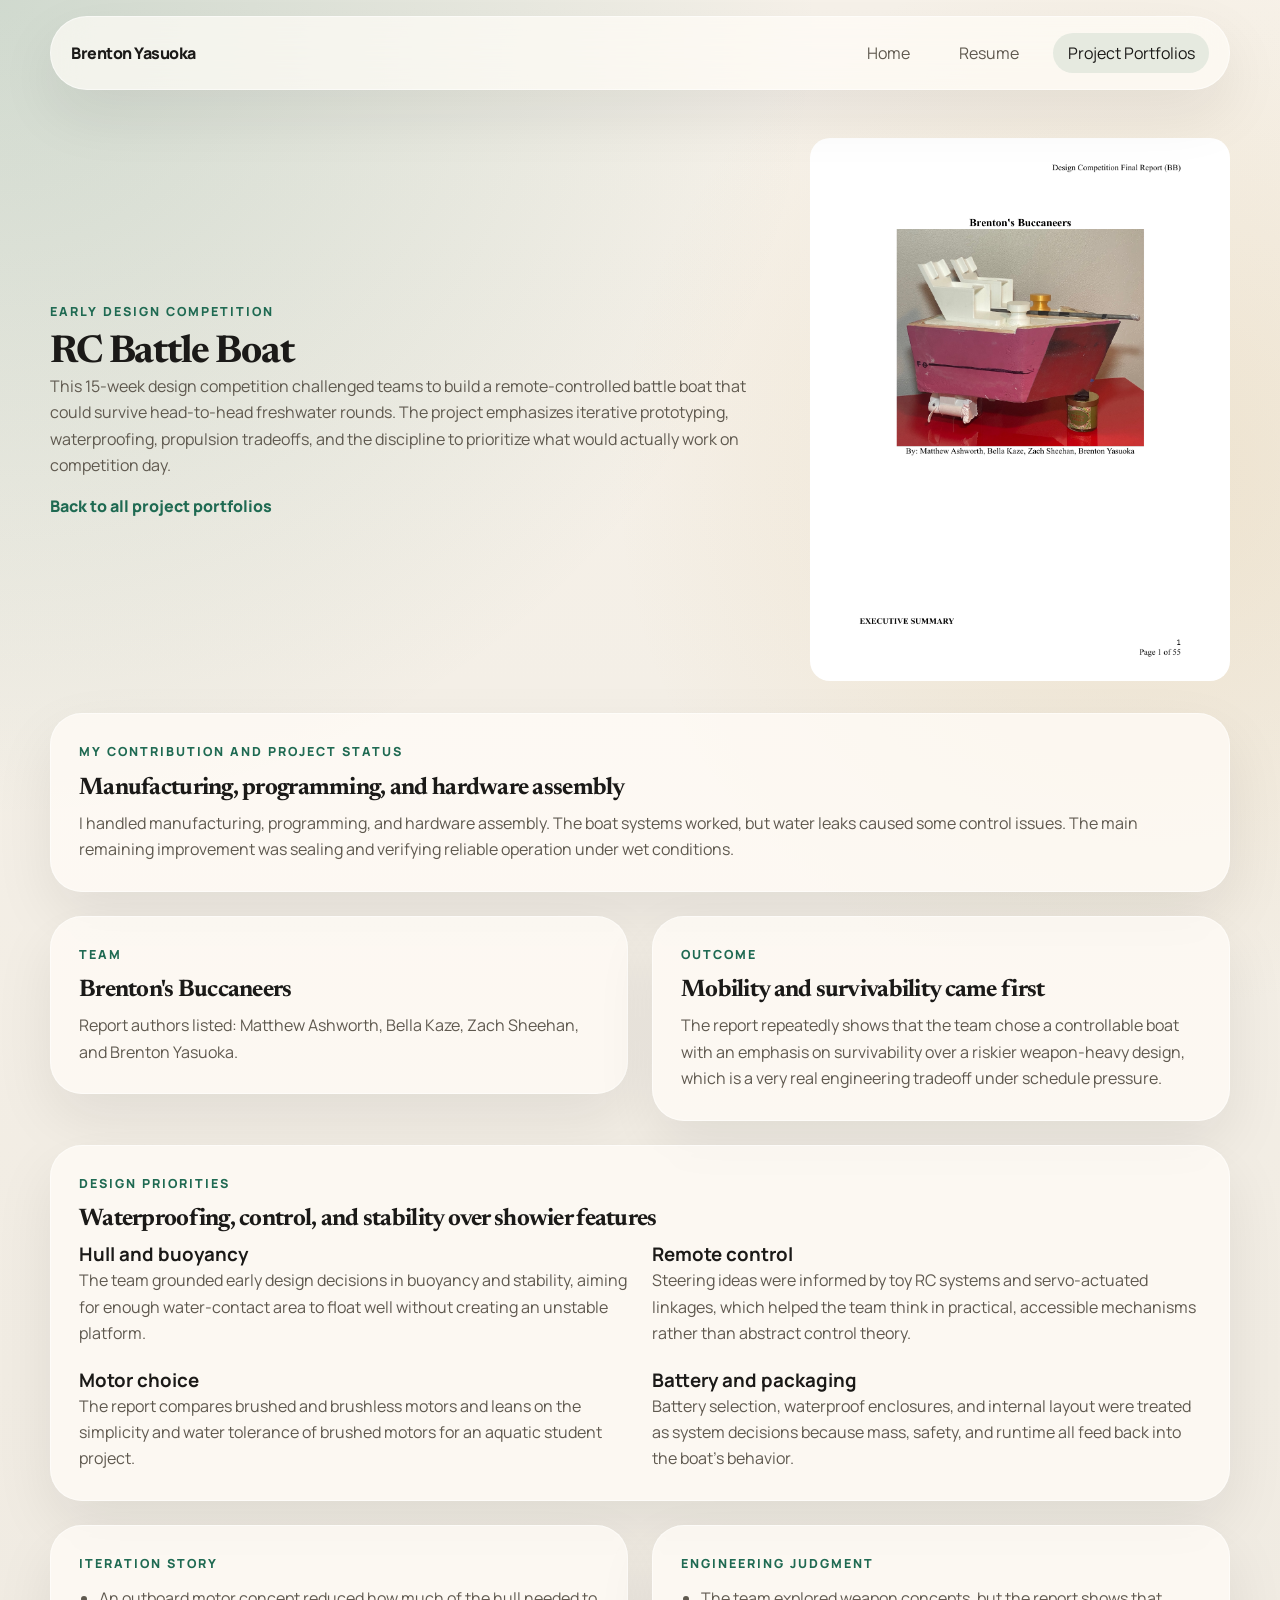
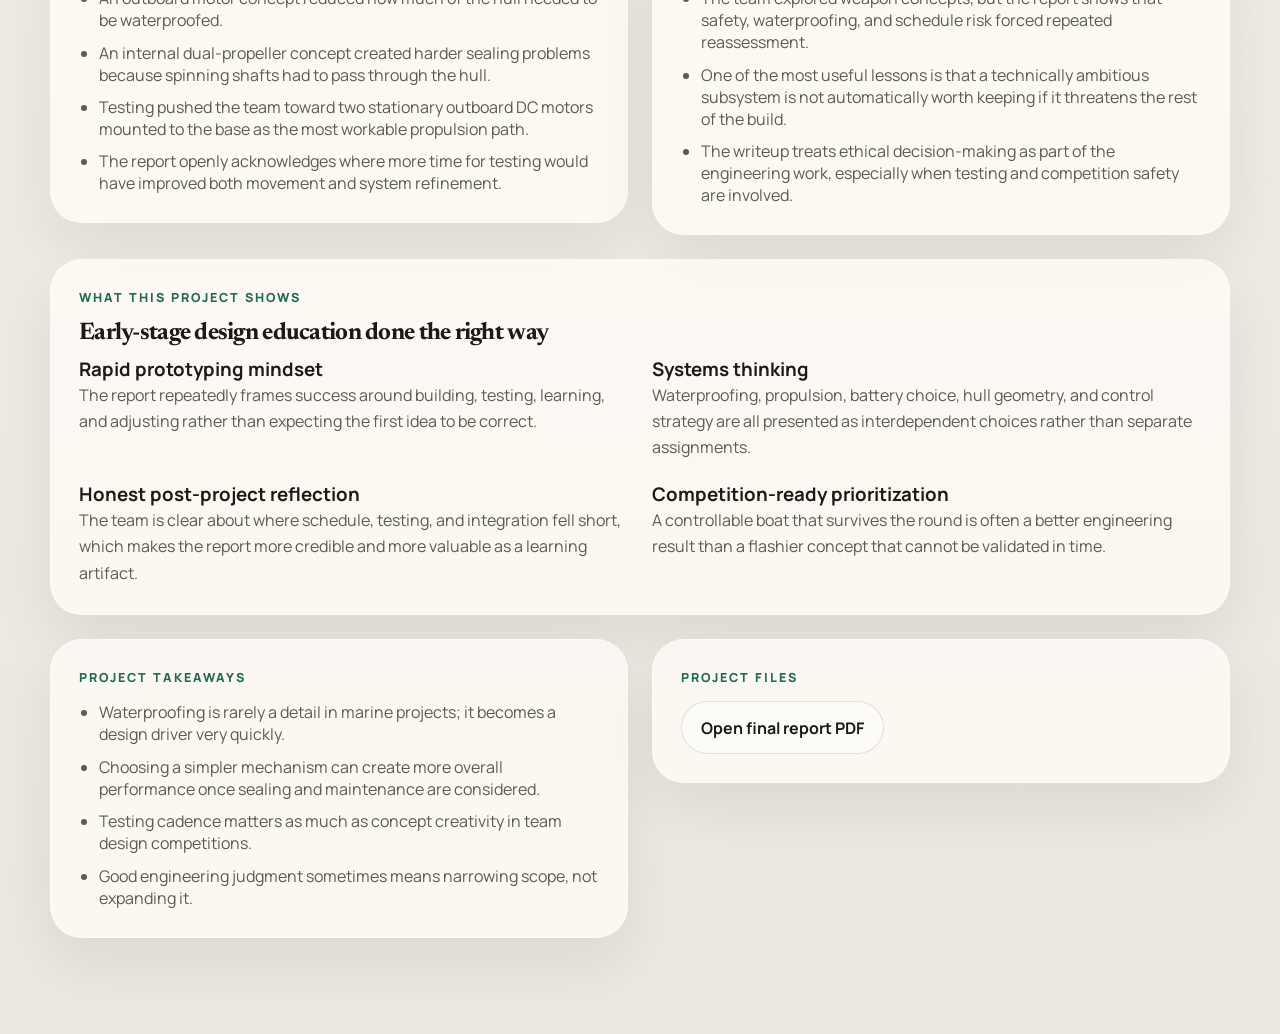
<file: projects/rc-boat.html>
<!DOCTYPE html>
<html lang="en">
  <head>
    <meta charset="UTF-8" />
    <meta name="viewport" content="width=device-width, initial-scale=1.0" />
    <title>RC Battle Boat | Brenton Yasuoka</title>
    <link rel="preconnect" href="https://fonts.googleapis.com" />
    <link rel="preconnect" href="https://fonts.gstatic.com" crossorigin />
    <link
      href="https://fonts.googleapis.com/css2?family=Manrope:wght@400;500;700;800&family=Newsreader:opsz,wght@6..72,400;6..72,600&display=swap"
      rel="stylesheet"
    />
    <link rel="stylesheet" href="../styles.css" />
  </head>
  <body>
    <div class="site-shell">
      <header class="site-header">
        <a class="brand" href="../index.html">Brenton Yasuoka</a>
        <button
          class="menu-toggle"
          type="button"
          aria-expanded="false"
          aria-controls="site-nav"
        >
          Menu
        </button>
        <nav id="site-nav" class="site-nav">
          <a href="../index.html">Home</a>
          <a href="../resume.html">Resume</a>
          <a class="is-active" href="../projects.html">Project Portfolios</a>
        </nav>
      </header>

      <main class="content-page">
        <section class="page-intro project-hero">
          <div>
            <p class="eyebrow">Early Design Competition</p>
            <h1>RC Battle Boat</h1>
            <p>
              This 15-week design competition challenged teams to build a remote-controlled battle
              boat that could survive head-to-head freshwater rounds. The project emphasizes iterative
              prototyping, waterproofing, propulsion tradeoffs, and the discipline to prioritize what
              would actually work on competition day.
            </p>
            <a class="text-link" href="../projects.html">Back to all project portfolios</a>
          </div>
          <img
            class="project-hero-image"
            src="../assets/images/rc-boat-preview.png"
            alt="RC battle boat report preview"
          />
        </section>

        <section class="panel full-width-panel">
          <p class="section-kicker">My Contribution and Project Status</p>
          <h2>Manufacturing, programming, and hardware assembly</h2>
          <p>I handled manufacturing, programming, and hardware assembly. The boat systems worked, but water leaks caused some control issues. The main remaining improvement was sealing and verifying reliable operation under wet conditions.</p>
        </section>
        <section class="project-meta-grid">
          <div class="panel">
            <p class="section-kicker">Team</p>
            <h2>Brenton's Buccaneers</h2>
            <p>
              Report authors listed: Matthew Ashworth, Bella Kaze, Zach Sheehan, and Brenton
              Yasuoka.
            </p>
          </div>
          <div class="panel">
            <p class="section-kicker">Outcome</p>
            <h2>Mobility and survivability came first</h2>
            <p>
              The report repeatedly shows that the team chose a controllable boat with an emphasis on survivability over a
              riskier weapon-heavy design, which is a very real engineering tradeoff under schedule
              pressure.
            </p>
          </div>
        </section>

        <section class="panel full-width-panel">
          <p class="section-kicker">Design Priorities</p>
          <h2>Waterproofing, control, and stability over showier features</h2>
          <div class="detail-grid">
            <div>
              <h3>Hull and buoyancy</h3>
              <p>
                The team grounded early design decisions in buoyancy and stability, aiming for enough
                water-contact area to float well without creating an unstable platform.
              </p>
            </div>
            <div>
              <h3>Remote control</h3>
              <p>
                Steering ideas were informed by toy RC systems and servo-actuated linkages, which
                helped the team think in practical, accessible mechanisms rather than abstract control
                theory.
              </p>
            </div>
            <div>
              <h3>Motor choice</h3>
              <p>
                The report compares brushed and brushless motors and leans on the simplicity and water
                tolerance of brushed motors for an aquatic student project.
              </p>
            </div>
            <div>
              <h3>Battery and packaging</h3>
              <p>
                Battery selection, waterproof enclosures, and internal layout were treated as system
                decisions because mass, safety, and runtime all feed back into the boat's behavior.
              </p>
            </div>
          </div>
        </section>

        <section class="two-column">
          <div class="panel">
            <p class="section-kicker">Iteration Story</p>
            <ul class="clean-list resume-list">
              <li>An outboard motor concept reduced how much of the hull needed to be waterproofed.</li>
              <li>An internal dual-propeller concept created harder sealing problems because spinning shafts had to pass through the hull.</li>
              <li>Testing pushed the team toward two stationary outboard DC motors mounted to the base as the most workable propulsion path.</li>
              <li>The report openly acknowledges where more time for testing would have improved both movement and system refinement.</li>
            </ul>
          </div>
          <div class="panel">
            <p class="section-kicker">Engineering Judgment</p>
            <ul class="clean-list resume-list">
              <li>The team explored weapon concepts, but the report shows that safety, waterproofing, and schedule risk forced repeated reassessment.</li>
              <li>One of the most useful lessons is that a technically ambitious subsystem is not automatically worth keeping if it threatens the rest of the build.</li>
              <li>The writeup treats ethical decision-making as part of the engineering work, especially when testing and competition safety are involved.</li>
            </ul>
          </div>
        </section>

        <section class="panel full-width-panel">
          <p class="section-kicker">What This Project Shows</p>
          <h2>Early-stage design education done the right way</h2>
          <div class="detail-grid">
            <div>
              <h3>Rapid prototyping mindset</h3>
              <p>
                The report repeatedly frames success around building, testing, learning, and adjusting
                rather than expecting the first idea to be correct.
              </p>
            </div>
            <div>
              <h3>Systems thinking</h3>
              <p>
                Waterproofing, propulsion, battery choice, hull geometry, and control strategy are all
                presented as interdependent choices rather than separate assignments.
              </p>
            </div>
            <div>
              <h3>Honest post-project reflection</h3>
              <p>
                The team is clear about where schedule, testing, and integration fell short, which
                makes the report more credible and more valuable as a learning artifact.
              </p>
            </div>
            <div>
              <h3>Competition-ready prioritization</h3>
              <p>
                A controllable boat that survives the round is often a better engineering result than a
                flashier concept that cannot be validated in time.
              </p>
            </div>
          </div>
        </section>

        <section class="two-column">
          <div class="panel">
            <p class="section-kicker">Project Takeaways</p>
            <ul class="clean-list resume-list">
              <li>Waterproofing is rarely a detail in marine projects; it becomes a design driver very quickly.</li>
              <li>Choosing a simpler mechanism can create more overall performance once sealing and maintenance are considered.</li>
              <li>Testing cadence matters as much as concept creativity in team design competitions.</li>
              <li>Good engineering judgment sometimes means narrowing scope, not expanding it.</li>
            </ul>
          </div>
          <div class="panel">
            <p class="section-kicker">Project Files</p>
            <div class="artifact-links">
              <a class="button button-secondary" href="../project-files/RC-boat/MECH%20202%20Final%20Report.pdf" target="_blank" rel="noreferrer">Open final report PDF</a>
            </div>
          </div>
        </section>
      </main>
    </div>

    <script src="../script.js"></script>
  </body>
</html>
</file>
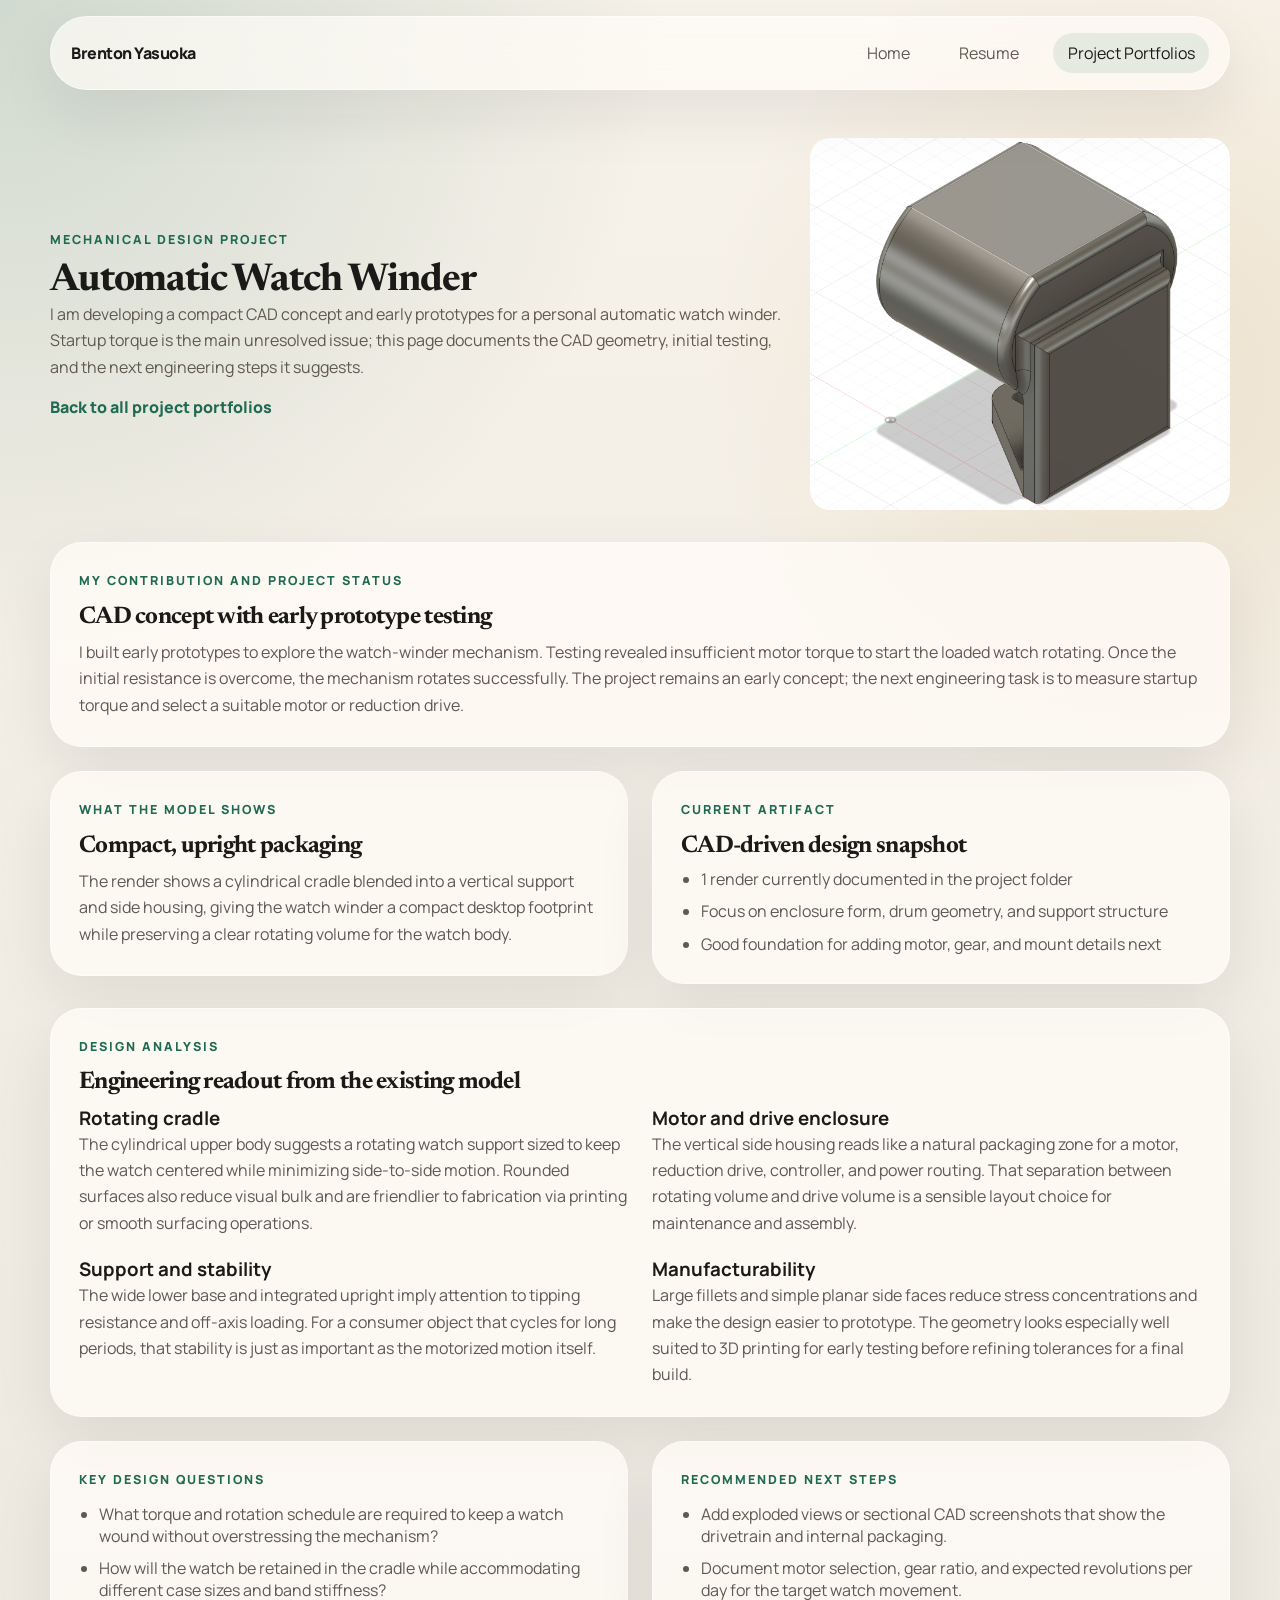
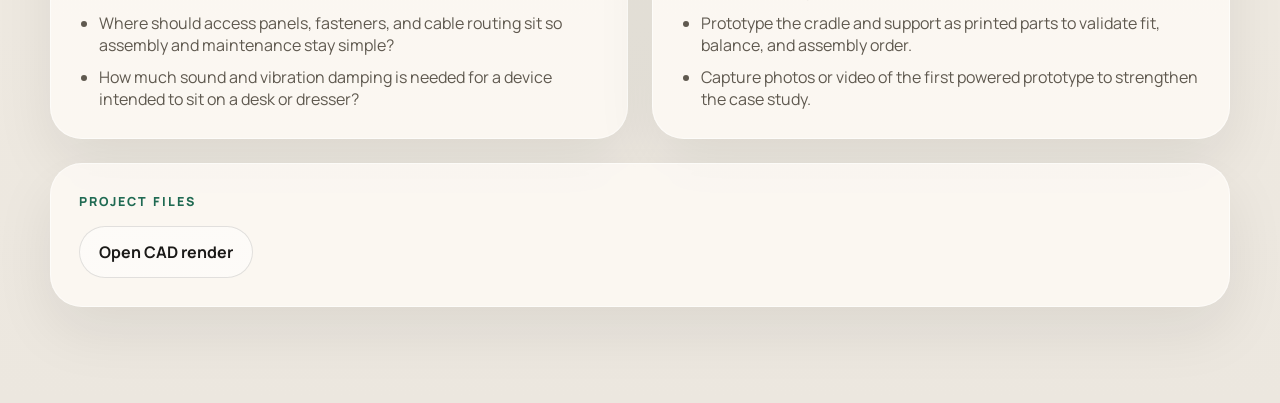
<file: projects/watch-winder.html>
<!DOCTYPE html>
<html lang="en">
  <head>
    <meta charset="UTF-8" />
    <meta name="viewport" content="width=device-width, initial-scale=1.0" />
    <title>Automatic Watch Winder | Brenton Yasuoka</title>
    <link rel="preconnect" href="https://fonts.googleapis.com" />
    <link rel="preconnect" href="https://fonts.gstatic.com" crossorigin />
    <link
      href="https://fonts.googleapis.com/css2?family=Manrope:wght@400;500;700;800&family=Newsreader:opsz,wght@6..72,400;6..72,600&display=swap"
      rel="stylesheet"
    />
    <link rel="stylesheet" href="../styles.css" />
  </head>
  <body>
    <div class="site-shell">
      <header class="site-header">
        <a class="brand" href="../index.html">Brenton Yasuoka</a>
        <button
          class="menu-toggle"
          type="button"
          aria-expanded="false"
          aria-controls="site-nav"
        >
          Menu
        </button>
        <nav id="site-nav" class="site-nav">
          <a href="../index.html">Home</a>
          <a href="../resume.html">Resume</a>
          <a class="is-active" href="../projects.html">Project Portfolios</a>
        </nav>
      </header>

      <main class="content-page">
        <section class="page-intro project-hero">
          <div>
            <p class="eyebrow">Mechanical Design Project</p>
            <h1>Automatic Watch Winder</h1>
            <p>
              I am developing a compact CAD concept and early prototypes for
              a personal automatic watch winder. Startup torque is the main unresolved issue; this
              page documents the CAD geometry, initial testing, and the next
              engineering steps it suggests.
            </p>
            <a class="text-link" href="../projects.html">Back to all project portfolios</a>
          </div>
          <img
            class="project-hero-image"
            src="../project-files/watch-winder/watchWinderImage1.png"
            alt="Automatic watch winder CAD render"
          />
        </section>

        <section class="panel full-width-panel">
          <p class="section-kicker">My Contribution and Project Status</p>
          <h2>CAD concept with early prototype testing</h2>
          <p>I built early prototypes to explore the watch-winder mechanism. Testing revealed insufficient motor torque to start the loaded watch rotating. Once the initial resistance is overcome, the mechanism rotates successfully. The project remains an early concept; the next engineering task is to measure startup torque and select a suitable motor or reduction drive.</p>
        </section>
        <section class="project-meta-grid">
          <div class="panel">
            <p class="section-kicker">What The Model Shows</p>
            <h2>Compact, upright packaging</h2>
            <p>
              The render shows a cylindrical cradle blended into a vertical support and side housing,
              giving the watch winder a compact desktop footprint while preserving a clear rotating
              volume for the watch body.
            </p>
          </div>
          <div class="panel">
            <p class="section-kicker">Current Artifact</p>
            <h2>CAD-driven design snapshot</h2>
            <ul class="clean-list">
              <li>1 render currently documented in the project folder</li>
              <li>Focus on enclosure form, drum geometry, and support structure</li>
              <li>Good foundation for adding motor, gear, and mount details next</li>
            </ul>
          </div>
        </section>

        <section class="panel full-width-panel">
          <p class="section-kicker">Design Analysis</p>
          <h2>Engineering readout from the existing model</h2>
          <div class="detail-grid">
            <div>
              <h3>Rotating cradle</h3>
              <p>
                The cylindrical upper body suggests a rotating watch support sized to keep the watch
                centered while minimizing side-to-side motion. Rounded surfaces also reduce visual bulk
                and are friendlier to fabrication via printing or smooth surfacing operations.
              </p>
            </div>
            <div>
              <h3>Motor and drive enclosure</h3>
              <p>
                The vertical side housing reads like a natural packaging zone for a motor, reduction
                drive, controller, and power routing. That separation between rotating volume and drive
                volume is a sensible layout choice for maintenance and assembly.
              </p>
            </div>
            <div>
              <h3>Support and stability</h3>
              <p>
                The wide lower base and integrated upright imply attention to tipping resistance and
                off-axis loading. For a consumer object that cycles for long periods, that stability is
                just as important as the motorized motion itself.
              </p>
            </div>
            <div>
              <h3>Manufacturability</h3>
              <p>
                Large fillets and simple planar side faces reduce stress concentrations and make the
                design easier to prototype. The geometry looks especially well suited to 3D printing for
                early testing before refining tolerances for a final build.
              </p>
            </div>
          </div>
        </section>

        <section class="two-column">
          <div class="panel">
            <p class="section-kicker">Key Design Questions</p>
            <ul class="clean-list resume-list">
              <li>What torque and rotation schedule are required to keep a watch wound without overstressing the mechanism?</li>
              <li>How will the watch be retained in the cradle while accommodating different case sizes and band stiffness?</li>
              <li>Where should access panels, fasteners, and cable routing sit so assembly and maintenance stay simple?</li>
              <li>How much sound and vibration damping is needed for a device intended to sit on a desk or dresser?</li>
            </ul>
          </div>
          <div class="panel">
            <p class="section-kicker">Recommended Next Steps</p>
            <ul class="clean-list resume-list">
              <li>Add exploded views or sectional CAD screenshots that show the drivetrain and internal packaging.</li>
              <li>Document motor selection, gear ratio, and expected revolutions per day for the target watch movement.</li>
              <li>Prototype the cradle and support as printed parts to validate fit, balance, and assembly order.</li>
              <li>Capture photos or video of the first powered prototype to strengthen the case study.</li>
            </ul>
          </div>
        </section>

        <section class="panel full-width-panel">
          <p class="section-kicker">Project Files</p>
          <div class="artifact-links">
            <a class="button button-secondary" href="../project-files/watch-winder/watchWinderImage1.png" target="_blank" rel="noreferrer">Open CAD render</a>
          </div>
        </section>
      </main>
    </div>

    <script src="../script.js"></script>
  </body>
</html>
</file>
<file: styles.css>
:root {
  --bg: #f3efe7;
  --surface: rgba(255, 252, 247, 0.78);
  --surface-strong: #fffdf9;
  --text: #1b1a18;
  --muted: #5f594f;
  --line: rgba(27, 26, 24, 0.12);
  --accent: #1f6a52;
  --accent-soft: #d8eee5;
  --shadow: 0 24px 60px rgba(26, 25, 22, 0.08);
  --radius-lg: 32px;
  --radius-md: 20px;
  --radius-sm: 14px;
  --max-width: 1180px;
}

*,
*::before,
*::after {
  box-sizing: border-box;
}

html {
  scroll-behavior: smooth;
}

body {
  margin: 0;
  font-family: "Manrope", sans-serif;
  color: var(--text);
  background:
    radial-gradient(circle at top left, rgba(31, 106, 82, 0.18), transparent 28%),
    radial-gradient(circle at 90% 18%, rgba(203, 165, 91, 0.18), transparent 22%),
    linear-gradient(180deg, #f7f2ea 0%, #f1ece3 52%, #ece7df 100%);
}

img,
video {
  display: block;
  width: 100%;
  border-radius: var(--radius-md);
}

a {
  color: inherit;
  text-decoration: none;
}

p {
  margin: 0;
  line-height: 1.65;
  color: var(--muted);
}

h1,
h2,
h3 {
  margin: 0;
  color: var(--text);
}

h1,
h2 {
  font-family: "Newsreader", serif;
  letter-spacing: -0.03em;
}

.site-shell {
  width: min(calc(100% - 2rem), var(--max-width));
  margin: 0 auto;
  padding-bottom: 4rem;
}

.site-header {
  position: sticky;
  top: 1rem;
  z-index: 10;
  display: flex;
  align-items: center;
  justify-content: space-between;
  gap: 1rem;
  margin-top: 1rem;
  padding: 1rem 1.25rem;
  border: 1px solid rgba(255, 255, 255, 0.5);
  border-radius: 999px;
  background: rgba(255, 252, 247, 0.7);
  backdrop-filter: blur(18px);
  box-shadow: var(--shadow);
}

.brand {
  font-weight: 800;
  letter-spacing: -0.03em;
}

.site-nav {
  display: flex;
  align-items: center;
  gap: 1.25rem;
}

.site-nav a {
  padding: 0.55rem 0.9rem;
  border-radius: 999px;
  color: var(--muted);
  transition: 180ms ease;
}

.site-nav a:hover,
.site-nav a.is-active {
  color: var(--text);
  background: rgba(31, 106, 82, 0.1);
}

.menu-toggle {
  display: none;
  border: 0;
  border-radius: 999px;
  padding: 0.7rem 1rem;
  background: var(--accent);
  color: white;
  font: inherit;
}

.hero,
.featured-band,
.timeline-strip,
.content-page {
  animation: rise 700ms ease both;
}

.hero {
  display: grid;
  grid-template-columns: 1.1fr 0.9fr;
  gap: 2rem;
  align-items: center;
  min-height: calc(100vh - 9rem);
  padding: 3rem 0 2rem;
}

.eyebrow,
.section-kicker,
.project-tag,
.note-label {
  margin-bottom: 0.8rem;
  text-transform: uppercase;
  letter-spacing: 0.16em;
  font-size: 0.78rem;
  font-weight: 800;
  color: var(--accent);
}

.hero h1 {
  max-width: 10ch;
  font-size: clamp(3rem, 6vw, 5.8rem);
  line-height: 0.92;
}

.hero-text {
  max-width: 62ch;
  margin: 1.3rem 0 0;
  font-size: 1.05rem;
}

.hero-location {
  margin: 1.25rem 0 1.8rem;
  font-size: 0.98rem;
  font-weight: 700;
  color: var(--text);
}

.hero-actions {
  display: flex;
  flex-wrap: wrap;
  gap: 1rem;
}

.button {
  display: inline-flex;
  align-items: center;
  justify-content: center;
  min-height: 48px;
  padding: 0.9rem 1.2rem;
  border-radius: 999px;
  font-weight: 700;
}

.button-primary {
  background: var(--accent);
  color: #fff;
}

.button-secondary {
  border: 1px solid var(--line);
  background: rgba(255, 255, 255, 0.45);
}

.hero-visual {
  position: relative;
}

.portrait-frame {
  position: relative;
  overflow: hidden;
  border-radius: var(--radius-lg);
  border: 1px solid rgba(255, 255, 255, 0.6);
  box-shadow: var(--shadow);
}

.portrait-frame::after {
  content: "";
  position: absolute;
  inset: auto -10% -20% 35%;
  height: 180px;
  background: radial-gradient(circle, rgba(31, 106, 82, 0.25), transparent 70%);
}

.floating-note {
  position: absolute;
  left: -1.25rem;
  bottom: 1.5rem;
  max-width: 240px;
  padding: 1rem 1.1rem;
  border-radius: var(--radius-md);
  background: rgba(255, 253, 249, 0.92);
  box-shadow: var(--shadow);
}

.featured-band,
.timeline-strip,
.panel,
.project-card {
  border: 1px solid rgba(255, 255, 255, 0.48);
  background: var(--surface);
  backdrop-filter: blur(16px);
  box-shadow: var(--shadow);
}

.featured-band,
.timeline-strip {
  display: grid;
  grid-template-columns: 1fr 0.8fr;
  gap: 2rem;
  padding: 2rem;
  margin: 1rem 0 2rem;
  border-radius: var(--radius-lg);
}

.featured-band h2,
.timeline-copy h2,
.page-intro h1 {
  font-size: clamp(2rem, 3vw, 3.2rem);
  line-height: 0.98;
}

.project-grid {
  display: grid;
  grid-template-columns: repeat(2, minmax(0, 1fr));
  gap: 1.5rem;
}

.about-home {
  display: grid;
  gap: 1.5rem;
}

.preview-card {
  cursor: default;
}

.section-action {
  display: flex;
  justify-content: center;
  margin: 2rem 0 0;
}

.project-meta-grid {
  display: grid;
  grid-template-columns: repeat(2, minmax(0, 1fr));
  gap: 1.5rem;
  margin-top: 1.5rem;
  align-items: start;
}

.resume-top {
  margin-bottom: 1.5rem;
}

.resume-download h2 {
  margin-bottom: 0.75rem;
}

.resume-layout {
  display: grid;
  grid-template-columns: repeat(2, minmax(0, 1fr));
  gap: 1.5rem;
  margin-top: 1.5rem;
  align-items: start;
}

.resume-section {
  margin-top: 1.5rem;
}

.resume-entry + .resume-entry {
  margin-top: 2rem;
  padding-top: 2rem;
  border-top: 1px solid var(--line);
}

.resume-entry-header {
  display: flex;
  justify-content: space-between;
  gap: 1rem;
  align-items: baseline;
  margin-bottom: 0.85rem;
}

.resume-subhead,
.resume-date {
  margin: 0;
}

.resume-subhead {
  color: var(--text);
  font-weight: 700;
}

.resume-date {
  color: var(--muted);
  font-weight: 700;
  white-space: nowrap;
}

.resume-list li + li {
  margin-top: 0.75rem;
}

.compact-entry h2,
.skills-group h2 {
  font-size: 1.2rem;
}

.skills-group + .skills-group {
  margin-top: 1.5rem;
  padding-top: 1.5rem;
  border-top: 1px solid var(--line);
}

.inline-link {
  color: var(--accent);
  font-weight: 700;
}

.project-card {
  overflow: hidden;
  border-radius: var(--radius-lg);
  transform: translateY(0);
  transition: transform 220ms ease, box-shadow 220ms ease;
  scroll-margin-top: 7rem;
}

.wheel-card-link {
  display: block;
  color: inherit;
  text-decoration: none;
}

.project-card:hover {
  transform: translateY(-6px);
  box-shadow: 0 30px 80px rgba(26, 25, 22, 0.14);
}

.project-card-large {
  grid-column: span 2;
  display: grid;
  grid-template-columns: 1.1fr 0.9fr;
}

.project-media {
  min-height: 280px;
}

.project-media img,
.project-media video,
.project-hero-image {
  height: 100%;
  object-fit: cover;
}

.project-body {
  padding: 1.6rem;
}

.project-body h3,
.panel h2 {
  margin-bottom: 0.65rem;
  font-size: 1.5rem;
}

.text-link {
  display: inline-flex;
  align-items: center;
  margin-top: 1rem;
  font-weight: 800;
  color: var(--accent);
}

.timeline-list {
  display: grid;
  gap: 1rem;
}

.timeline-item {
  display: grid;
  grid-template-columns: auto 1fr;
  gap: 1rem;
  align-items: start;
}

.timeline-item span {
  display: inline-flex;
  width: 2.5rem;
  height: 2.5rem;
  align-items: center;
  justify-content: center;
  border-radius: 999px;
  background: var(--accent-soft);
  color: var(--accent);
  font-weight: 800;
}

.content-page {
  padding: 3rem 0 2rem;
}

.content-page > section + section {
  margin-top: 1.5rem;
}

.page-intro {
  margin-bottom: 2rem;
}

.two-column {
  display: grid;
  grid-template-columns: repeat(2, minmax(0, 1fr));
  gap: 1.5rem;
  align-items: start;
}

.panel {
  padding: 1.75rem;
  border-radius: var(--radius-lg);
}

.panel > :first-child {
  margin-top: 0;
}

.panel > :last-child {
  margin-bottom: 0;
}

.accent-panel {
  background:
    linear-gradient(135deg, rgba(31, 106, 82, 0.12), rgba(255, 253, 249, 0.88)),
    var(--surface);
}

.full-width-panel {
  margin-top: 1.5rem;
}

.clean-list {
  margin: 0;
  padding-left: 1.25rem;
  color: var(--muted);
}

.clean-list li + li {
  margin-top: 0.65rem;
}

.project-hero {
  display: grid;
  grid-template-columns: 1fr 420px;
  gap: 1.5rem;
  align-items: center;
}

.case-grid {
  display: grid;
  grid-template-columns: repeat(2, minmax(0, 1fr));
  gap: 1rem 1.5rem;
}

.detail-grid {
  display: grid;
  grid-template-columns: repeat(2, minmax(0, 1fr));
  gap: 1.25rem 1.5rem;
}

.artifact-links {
  display: flex;
  flex-wrap: wrap;
  gap: 0.9rem;
  margin-top: 0.5rem;
}

.stacked-links {
  flex-direction: column;
  align-items: flex-start;
}

.about-copy {
  display: grid;
  gap: 1rem;
}

.image-wheel-panel {
  overflow: hidden;
}

.image-wheel-copy {
  margin-bottom: 1rem;
}

.image-wheel {
  display: grid;
  grid-auto-flow: column;
  grid-auto-columns: minmax(220px, 300px);
  gap: 1rem;
  overflow-x: auto;
  padding-bottom: 0.5rem;
  scroll-snap-type: x proximity;
}

.image-wheel::-webkit-scrollbar {
  height: 10px;
}

.image-wheel::-webkit-scrollbar-thumb {
  background: rgba(31, 106, 82, 0.3);
  border-radius: 999px;
}

.wheel-card {
  margin: 0;
  scroll-snap-align: start;
}

.wheel-card img {
  aspect-ratio: 4 / 3;
  object-fit: cover;
  border-radius: 22px;
  border: 1px solid rgba(31, 106, 82, 0.08);
  background: rgba(255, 255, 255, 0.55);
}

.wheel-card figcaption {
  margin-top: 0.75rem;
  color: var(--text);
  font-weight: 700;
}

.budget-form {
  display: grid;
  grid-template-columns: repeat(3, minmax(0, 1fr));
  gap: 1rem;
  align-items: end;
  margin-top: 1rem;
}

.field {
  display: grid;
  gap: 0.45rem;
}

.field span {
  font-weight: 700;
  color: var(--text);
}

.field input,
.field select {
  width: 100%;
  min-height: 48px;
  padding: 0.85rem 1rem;
  border: 1px solid var(--line);
  border-radius: 16px;
  background: rgba(255, 255, 255, 0.65);
  color: var(--text);
  font: inherit;
}

.form-status {
  min-height: 1.5rem;
  margin-top: 0.9rem;
  color: var(--accent);
  font-weight: 700;
}

.budget-results[hidden] { display: none; }

.budget-results {
  display: grid;
  grid-template-columns: repeat(3, minmax(0, 1fr));
  gap: 1rem;
  margin-top: 1rem;
}

.result-card {
  padding: 1rem 1.1rem;
  border: 1px solid rgba(31, 106, 82, 0.16);
  border-radius: 20px;
  background: rgba(255, 255, 255, 0.5);
}

.result-card span {
  display: block;
  margin-bottom: 0.35rem;
  color: var(--muted);
  font-size: 0.92rem;
}

.result-card strong {
  color: var(--text);
  font-size: 1.15rem;
}

@keyframes rise {
  from {
    opacity: 0;
    transform: translateY(18px);
  }

  to {
    opacity: 1;
    transform: translateY(0);
  }
}

@media (max-width: 900px) {
  .hero,
  .featured-band,
  .timeline-strip,
  .project-card-large,
  .two-column,
  .resume-layout,
  .project-meta-grid,
  .project-hero,
  .case-grid,
  .detail-grid,
  .budget-form,
  .budget-results,
  .project-grid {
    grid-template-columns: 1fr;
  }

  .hero {
    min-height: auto;
    padding-top: 2rem;
  }

  .project-card-large {
    grid-column: auto;
  }

  .floating-note {
    position: static;
    margin-top: 1rem;
  }

  .resume-entry-header {
    flex-direction: column;
    align-items: flex-start;
  }

  .resume-date {
    white-space: normal;
  }
}

@media (max-width: 720px) {
  .site-shell {
    width: min(calc(100% - 1rem), var(--max-width));
  }

  .site-header {
    align-items: flex-start;
    border-radius: 28px;
  }

  .menu-toggle {
    display: inline-flex;
  }

  .site-nav {
    position: absolute;
    top: calc(100% + 0.75rem);
    left: 0;
    right: 0;
    display: none;
    flex-direction: column;
    align-items: stretch;
    padding: 0.8rem;
    border-radius: 24px;
    background: rgba(255, 252, 247, 0.95);
    box-shadow: var(--shadow);
  }

  .site-nav.is-open {
    display: flex;
  }

  .hero h1 {
    max-width: none;
  }
}
</file>
